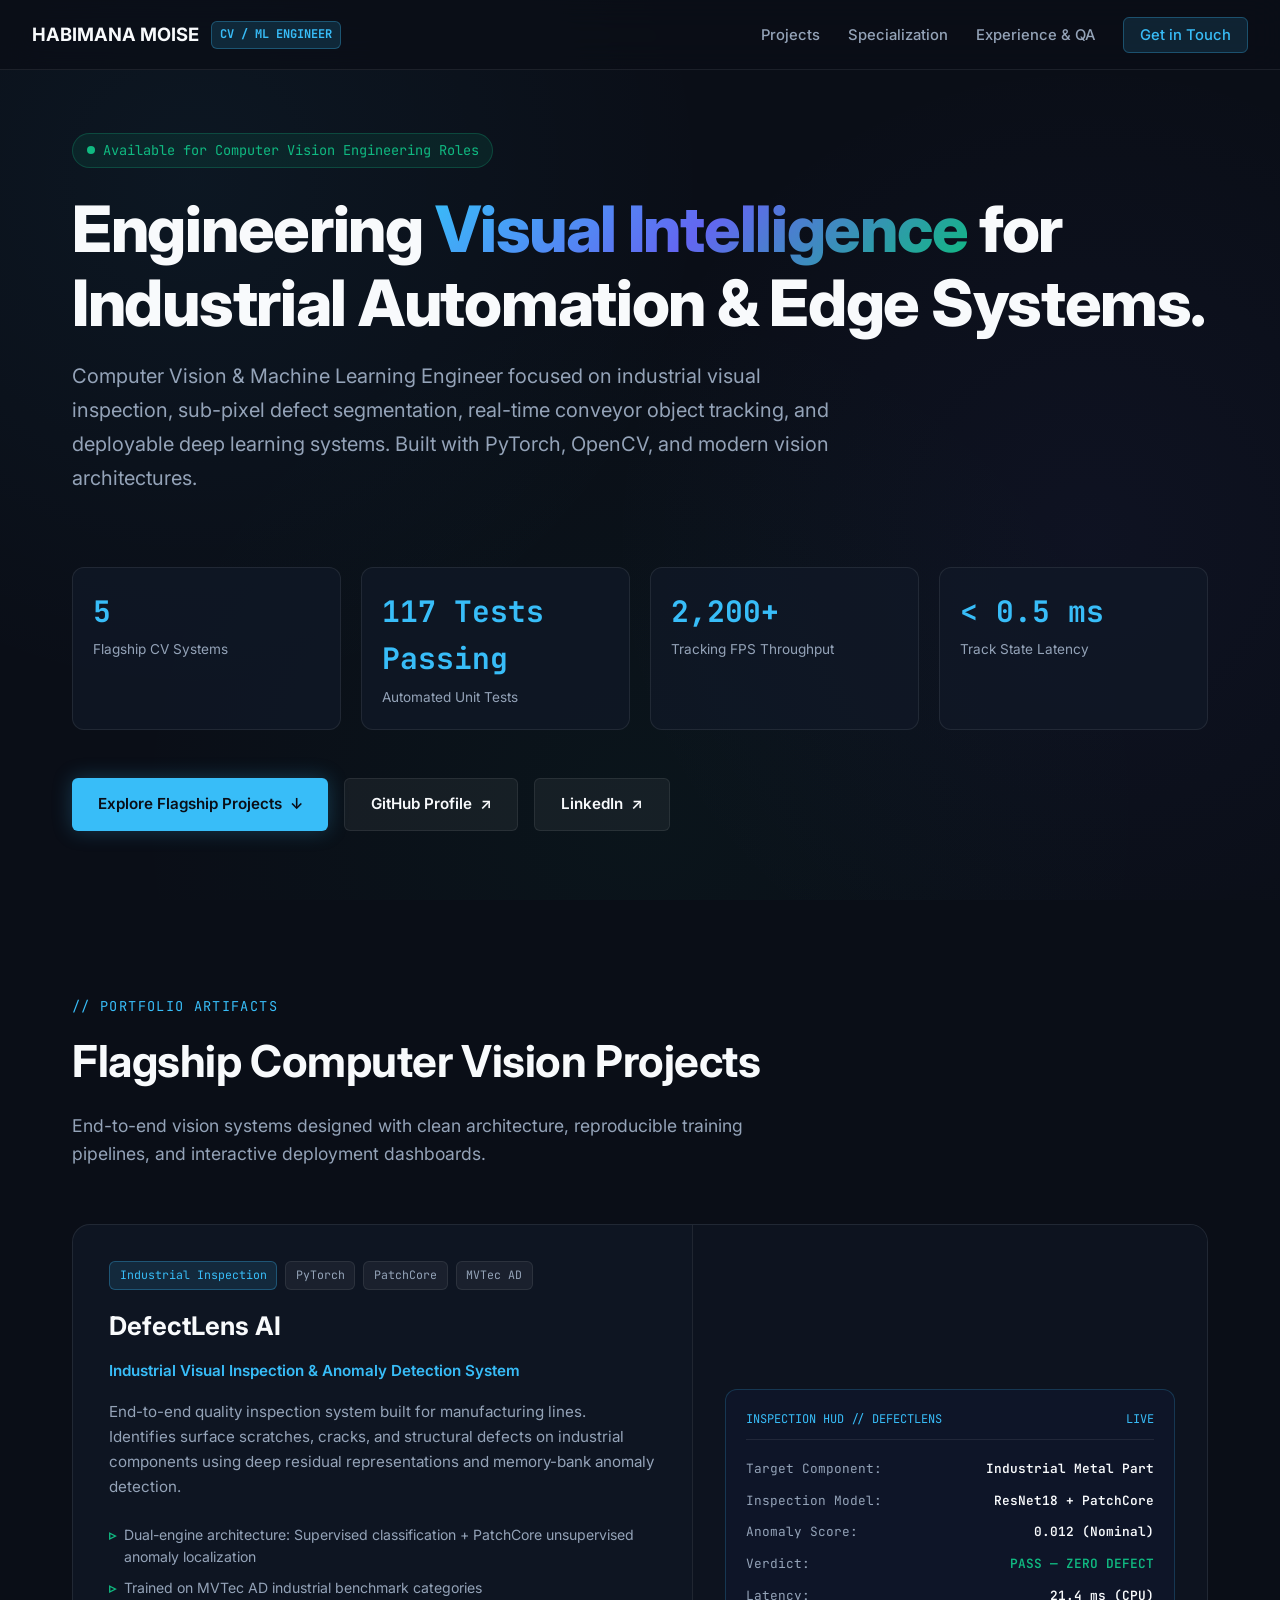
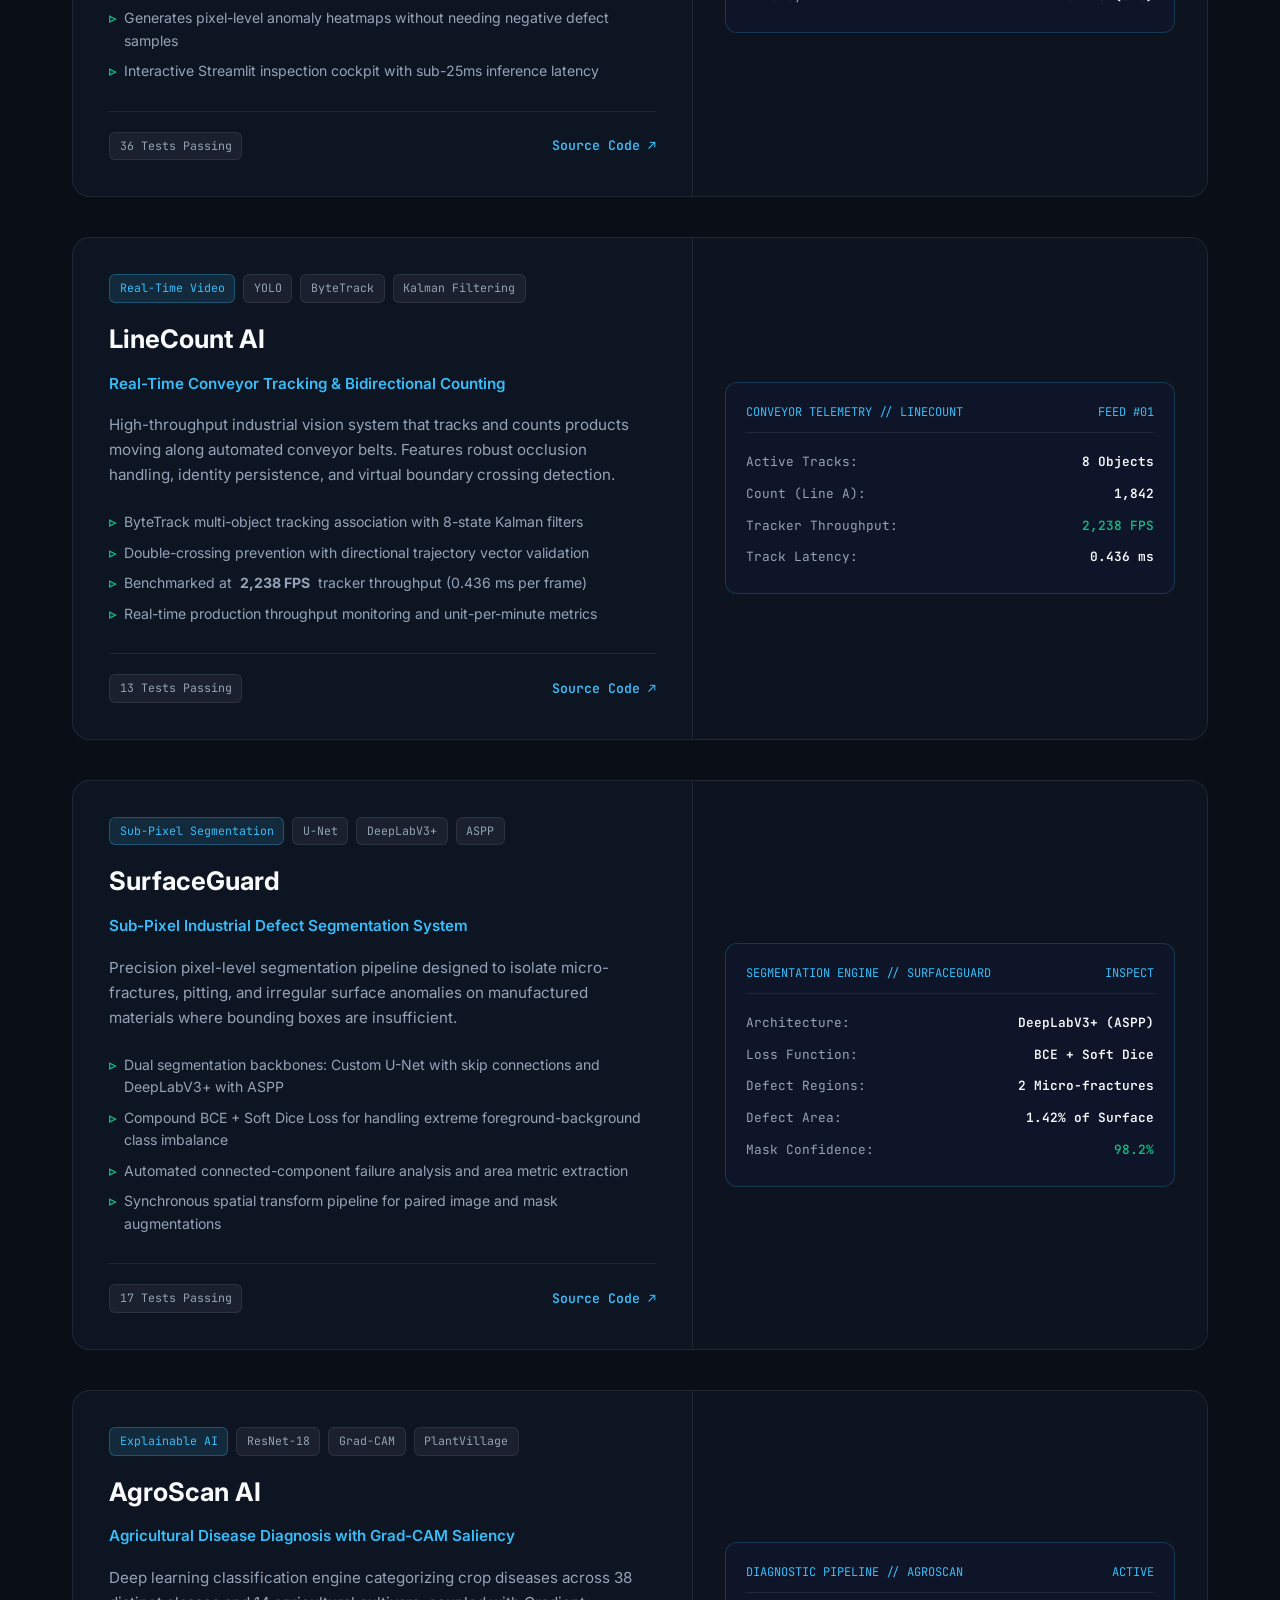
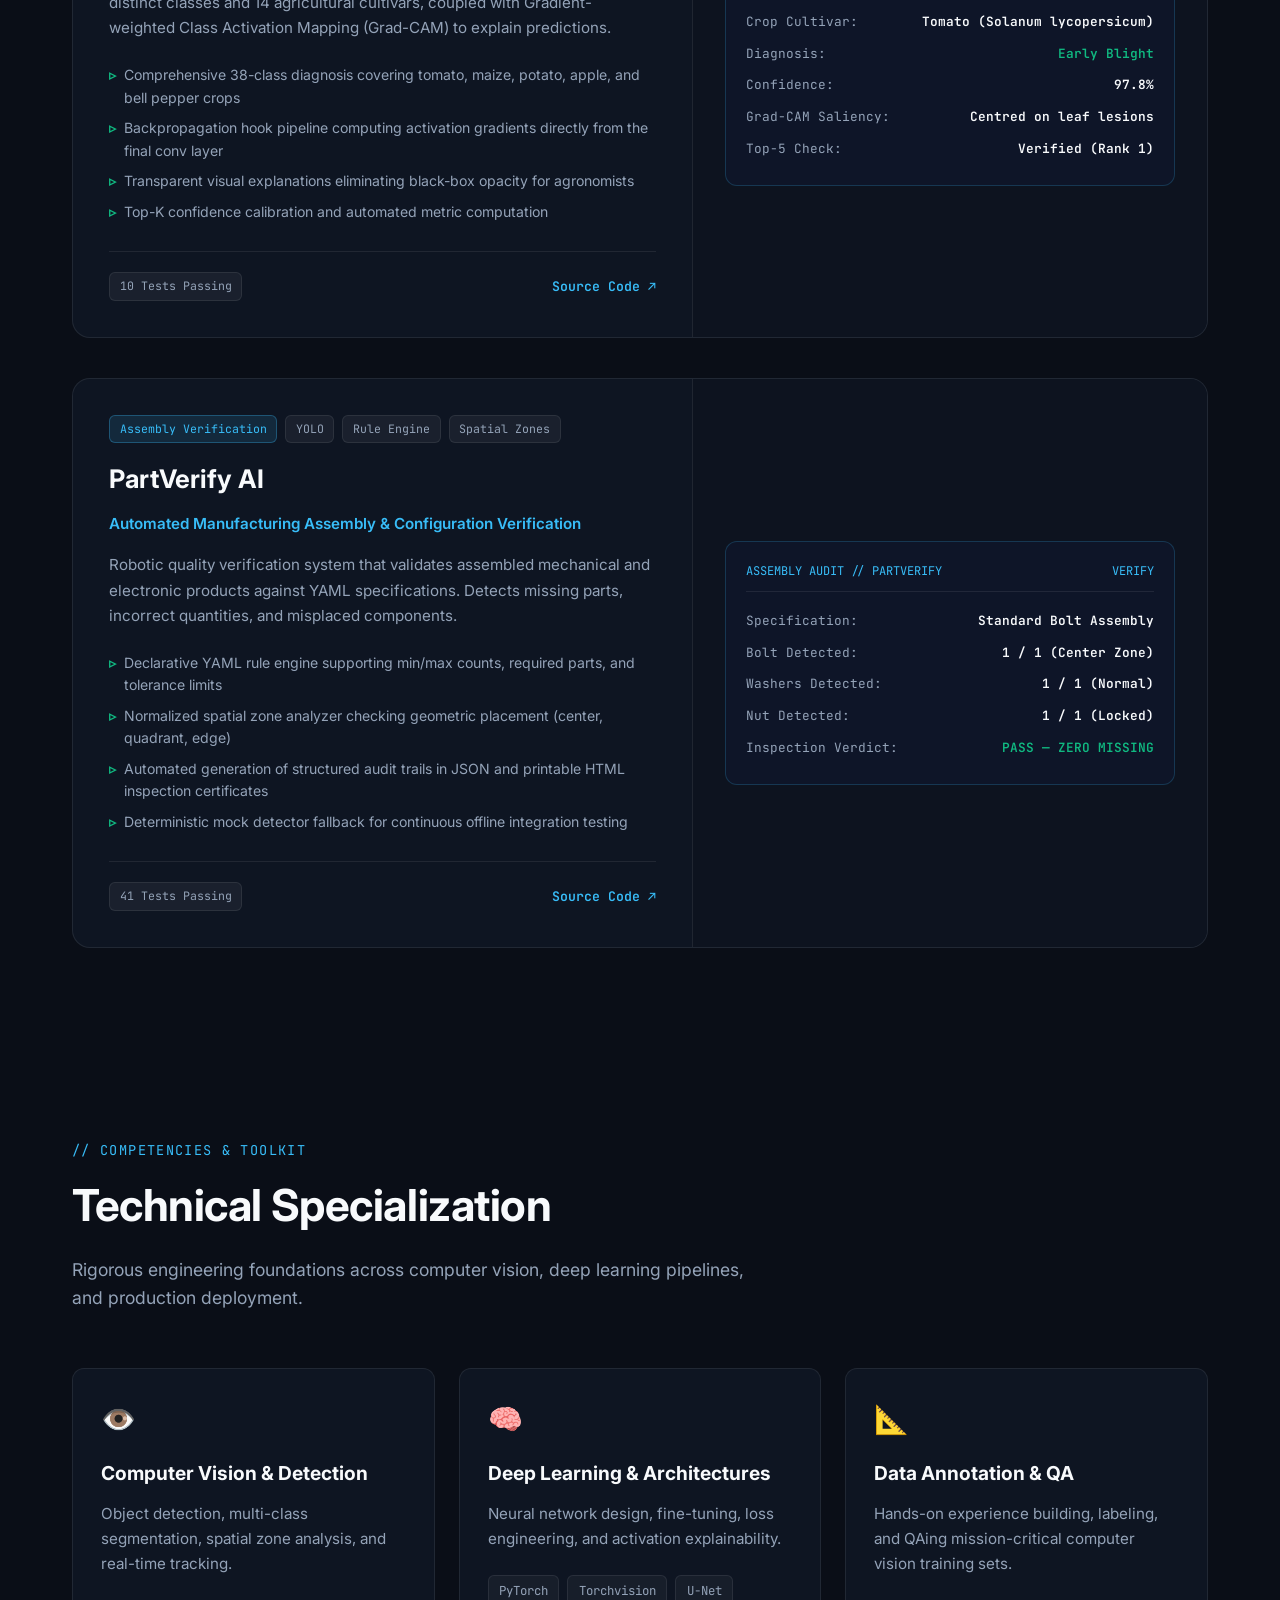
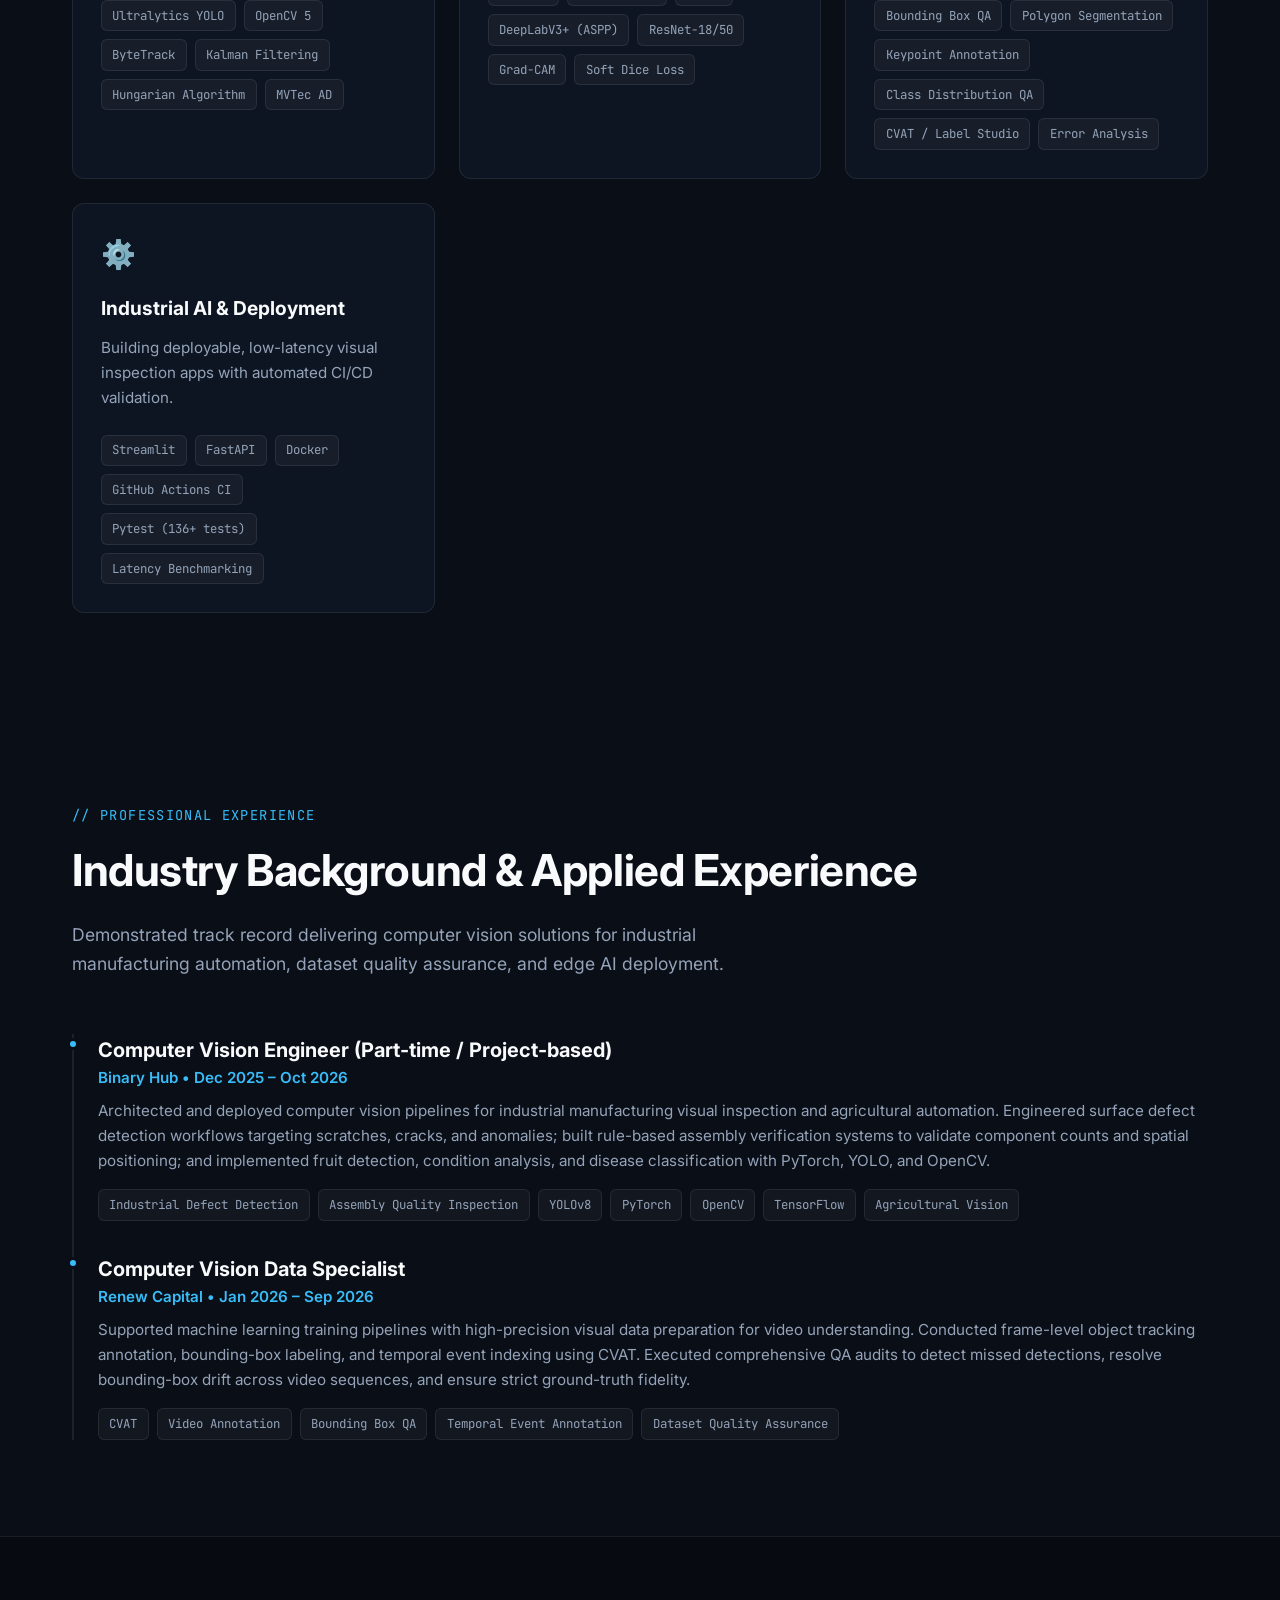
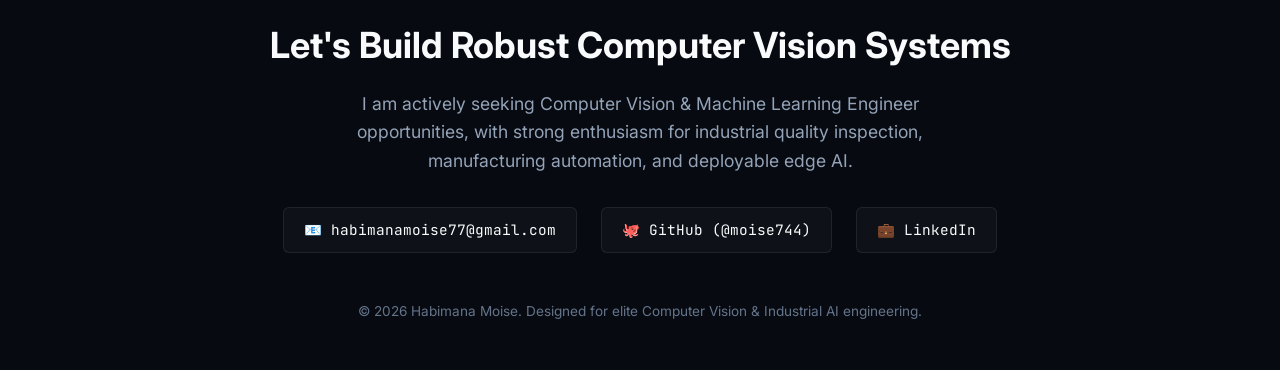
<file: index.html>
<!DOCTYPE html>
<html lang="en">
<head>
  <meta charset="UTF-8">
  <meta name="viewport" content="width=device-width, initial-scale=1.0">
  <title>Habimana Moise — Computer Vision & Machine Learning Engineer</title>
  <meta name="description" content="Portfolio of Habimana Moise, Computer Vision & Machine Learning Engineer specializing in industrial visual inspection, defect detection, segmentation, and real-time tracking.">
  <link rel="preconnect" href="https://fonts.googleapis.com">
  <link rel="preconnect" href="https://fonts.gstatic.com" crossorigin>
  <link href="https://fonts.googleapis.com/css2?family=Inter:wght@300;400;500;600;700;800&family=JetBrains+Mono:wght@400;500;600;700&display=swap" rel="stylesheet">
  <link rel="stylesheet" href="assets/css/style.css">
</head>
<body>

  <!-- Navigation -->
  <nav class="navbar">
    <div class="nav-brand">
      <span>HABIMANA MOISE</span>
      <span class="brand-badge">CV / ML ENGINEER</span>
    </div>
    <ul class="nav-links">
      <li><a href="#projects">Projects</a></li>
      <li><a href="#specialization">Specialization</a></li>
      <li><a href="#experience">Experience & QA</a></li>
      <li><a href="#contact" class="nav-cta">Get in Touch</a></li>
    </ul>
  </nav>

  <!-- Hero Section -->
  <header class="hero">
    <div class="hero-tagline">
      <span class="status-dot"></span>
      <span>Available for Computer Vision Engineering Roles</span>
    </div>
    <h1>
      Engineering <span class="gradient-text">Visual Intelligence</span> for Industrial Automation & Edge Systems.
    </h1>
    <p class="hero-subtitle">
      Computer Vision & Machine Learning Engineer focused on industrial visual inspection, sub-pixel defect segmentation, real-time conveyor object tracking, and deployable deep learning systems. Built with PyTorch, OpenCV, and modern vision architectures.
    </p>

    <!-- Metrics Bar -->
    <div class="hero-metrics">
      <div class="metric-card">
        <div class="metric-value">5</div>
        <div class="metric-label">Flagship CV Systems</div>
      </div>
      <div class="metric-card">
        <div class="metric-value" id="total-tests-passed">136</div>
        <div class="metric-label">Automated Unit Tests</div>
      </div>
      <div class="metric-card">
        <div class="metric-value">2,200+</div>
        <div class="metric-label">Tracking FPS Throughput</div>
      </div>
      <div class="metric-card">
        <div class="metric-value">&lt; 0.5 ms</div>
        <div class="metric-label">Track State Latency</div>
      </div>
    </div>

    <div class="hero-actions">
      <a href="#projects" class="btn-primary">
        Explore Flagship Projects <span>↓</span>
      </a>
      <a href="https://github.com/moise744" target="_blank" rel="noopener noreferrer" class="btn-secondary">
        GitHub Profile <span>↗</span>
      </a>
      <a href="https://www.linkedin.com/in/habimana-moise-0a60bb3b6/" target="_blank" rel="noopener noreferrer" class="btn-secondary">
        LinkedIn <span>↗</span>
      </a>
    </div>
  </header>

  <!-- Featured Projects -->
  <section id="projects" class="section">
    <div class="section-header">
      <div class="section-tag">// PORTFOLIO ARTIFACTS</div>
      <h2 class="section-title">Flagship Computer Vision Projects</h2>
      <p class="section-desc">
        End-to-end vision systems designed with clean architecture, reproducible training pipelines, and interactive deployment dashboards.
      </p>
    </div>

    <div class="projects-grid">

      <!-- PROJECT 1: DEFECTLENS AI -->
      <article class="project-card">
        <div class="project-content">
          <div>
            <div class="project-badge-row">
              <span class="badge primary">Industrial Inspection</span>
              <span class="badge">PyTorch</span>
              <span class="badge">PatchCore</span>
              <span class="badge">MVTec AD</span>
            </div>
            <h3 class="project-title">DefectLens AI</h3>
            <p class="project-tagline">Industrial Visual Inspection & Anomaly Detection System</p>
            <p class="project-desc">
              End-to-end quality inspection system built for manufacturing lines. Identifies surface scratches, cracks, and structural defects on industrial components using deep residual representations and memory-bank anomaly detection.
            </p>
            <ul class="project-highlights">
              <li>Dual-engine architecture: Supervised classification + PatchCore unsupervised anomaly localization</li>
              <li>Trained on MVTec AD industrial benchmark categories</li>
              <li>Generates pixel-level anomaly heatmaps without needing negative defect samples</li>
              <li>Interactive Streamlit inspection cockpit with sub-25ms inference latency</li>
            </ul>
          </div>
          <div class="project-footer">
            <span class="badge">36 Tests Passing</span>
            <div class="project-links">
              <a href="https://github.com/moise744/defectlens-ai" class="project-link" target="_blank" rel="noopener noreferrer">Source Code ↗</a>
            </div>
          </div>
        </div>
        <div class="project-preview">
          <div class="hud-panel">
            <div class="hud-header">
              <span>INSPECTION HUD // DEFECTLENS</span>
              <span>LIVE</span>
            </div>
            <div class="hud-row"><span>Target Component:</span><span>Industrial Metal Part</span></div>
            <div class="hud-row"><span>Inspection Model:</span><span>ResNet18 + PatchCore</span></div>
            <div class="hud-row"><span>Anomaly Score:</span><span>0.012 (Nominal)</span></div>
            <div class="hud-row"><span>Verdict:</span><span class="hud-tag-pass">PASS — ZERO DEFECT</span></div>
            <div class="hud-row"><span>Latency:</span><span>21.4 ms (CPU)</span></div>
          </div>
        </div>
      </article>

      <!-- PROJECT 2: LINECOUNT AI -->
      <article class="project-card">
        <div class="project-content">
          <div>
            <div class="project-badge-row">
              <span class="badge primary">Real-Time Video</span>
              <span class="badge">YOLO</span>
              <span class="badge">ByteTrack</span>
              <span class="badge">Kalman Filtering</span>
            </div>
            <h3 class="project-title">LineCount AI</h3>
            <p class="project-tagline">Real-Time Conveyor Tracking & Bidirectional Counting</p>
            <p class="project-desc">
              High-throughput industrial vision system that tracks and counts products moving along automated conveyor belts. Features robust occlusion handling, identity persistence, and virtual boundary crossing detection.
            </p>
            <ul class="project-highlights">
              <li>ByteTrack multi-object tracking association with 8-state Kalman filters</li>
              <li>Double-crossing prevention with directional trajectory vector validation</li>
              <li>Benchmarked at <strong>2,238 FPS</strong> tracker throughput (0.436 ms per frame)</li>
              <li>Real-time production throughput monitoring and unit-per-minute metrics</li>
            </ul>
          </div>
          <div class="project-footer">
            <span class="badge">13 Tests Passing</span>
            <div class="project-links">
              <a href="https://github.com/moise744/linecount-ai" class="project-link" target="_blank" rel="noopener noreferrer">Source Code ↗</a>
            </div>
          </div>
        </div>
        <div class="project-preview">
          <div class="hud-panel">
            <div class="hud-header">
              <span>CONVEYOR TELEMETRY // LINECOUNT</span>
              <span>FEED #01</span>
            </div>
            <div class="hud-row"><span>Active Tracks:</span><span>8 Objects</span></div>
            <div class="hud-row"><span>Count (Line A):</span><span id="live-conveyor-count">1,842</span></div>
            <div class="hud-row"><span>Tracker Throughput:</span><span class="hud-tag-pass">2,238 FPS</span></div>
            <div class="hud-row"><span>Track Latency:</span><span>0.436 ms</span></div>
          </div>
        </div>
      </article>

      <!-- PROJECT 3: SURFACEGUARD -->
      <article class="project-card">
        <div class="project-content">
          <div>
            <div class="project-badge-row">
              <span class="badge primary">Sub-Pixel Segmentation</span>
              <span class="badge">U-Net</span>
              <span class="badge">DeepLabV3+</span>
              <span class="badge">ASPP</span>
            </div>
            <h3 class="project-title">SurfaceGuard</h3>
            <p class="project-tagline">Sub-Pixel Industrial Defect Segmentation System</p>
            <p class="project-desc">
              Precision pixel-level segmentation pipeline designed to isolate micro-fractures, pitting, and irregular surface anomalies on manufactured materials where bounding boxes are insufficient.
            </p>
            <ul class="project-highlights">
              <li>Dual segmentation backbones: Custom U-Net with skip connections and DeepLabV3+ with ASPP</li>
              <li>Compound BCE + Soft Dice Loss for handling extreme foreground-background class imbalance</li>
              <li>Automated connected-component failure analysis and area metric extraction</li>
              <li>Synchronous spatial transform pipeline for paired image and mask augmentations</li>
            </ul>
          </div>
          <div class="project-footer">
            <span class="badge">17 Tests Passing</span>
            <div class="project-links">
              <a href="https://github.com/moise744/surfaceguard" class="project-link" target="_blank" rel="noopener noreferrer">Source Code ↗</a>
            </div>
          </div>
        </div>
        <div class="project-preview">
          <div class="hud-panel">
            <div class="hud-header">
              <span>SEGMENTATION ENGINE // SURFACEGUARD</span>
              <span>INSPECT</span>
            </div>
            <div class="hud-row"><span>Architecture:</span><span>DeepLabV3+ (ASPP)</span></div>
            <div class="hud-row"><span>Loss Function:</span><span>BCE + Soft Dice</span></div>
            <div class="hud-row"><span>Defect Regions:</span><span>2 Micro-fractures</span></div>
            <div class="hud-row"><span>Defect Area:</span><span>1.42% of Surface</span></div>
            <div class="hud-row"><span>Mask Confidence:</span><span class="hud-tag-pass">98.2%</span></div>
          </div>
        </div>
      </article>

      <!-- PROJECT 4: AGROSCAN AI -->
      <article class="project-card">
        <div class="project-content">
          <div>
            <div class="project-badge-row">
              <span class="badge primary">Explainable AI</span>
              <span class="badge">ResNet-18</span>
              <span class="badge">Grad-CAM</span>
              <span class="badge">PlantVillage</span>
            </div>
            <h3 class="project-title">AgroScan AI</h3>
            <p class="project-tagline">Agricultural Disease Diagnosis with Grad-CAM Saliency</p>
            <p class="project-desc">
              Deep learning classification engine categorizing crop diseases across 38 distinct classes and 14 agricultural cultivars, coupled with Gradient-weighted Class Activation Mapping (Grad-CAM) to explain predictions.
            </p>
            <ul class="project-highlights">
              <li>Comprehensive 38-class diagnosis covering tomato, maize, potato, apple, and bell pepper crops</li>
              <li>Backpropagation hook pipeline computing activation gradients directly from the final conv layer</li>
              <li>Transparent visual explanations eliminating black-box opacity for agronomists</li>
              <li>Top-K confidence calibration and automated metric computation</li>
            </ul>
          </div>
          <div class="project-footer">
            <span class="badge">10 Tests Passing</span>
            <div class="project-links">
              <a href="https://github.com/moise744/agroscan-ai" class="project-link" target="_blank" rel="noopener noreferrer">Source Code ↗</a>
            </div>
          </div>
        </div>
        <div class="project-preview">
          <div class="hud-panel">
            <div class="hud-header">
              <span>DIAGNOSTIC PIPELINE // AGROSCAN</span>
              <span>ACTIVE</span>
            </div>
            <div class="hud-row"><span>Crop Cultivar:</span><span>Tomato (Solanum lycopersicum)</span></div>
            <div class="hud-row"><span>Diagnosis:</span><span class="hud-tag-pass">Early Blight</span></div>
            <div class="hud-row"><span>Confidence:</span><span>97.8%</span></div>
            <div class="hud-row"><span>Grad-CAM Saliency:</span><span>Centred on leaf lesions</span></div>
            <div class="hud-row"><span>Top-5 Check:</span><span>Verified (Rank 1)</span></div>
          </div>
        </div>
      </article>

      <!-- PROJECT 5: PARTVERIFY AI -->
      <article class="project-card">
        <div class="project-content">
          <div>
            <div class="project-badge-row">
              <span class="badge primary">Assembly Verification</span>
              <span class="badge">YOLO</span>
              <span class="badge">Rule Engine</span>
              <span class="badge">Spatial Zones</span>
            </div>
            <h3 class="project-title">PartVerify AI</h3>
            <p class="project-tagline">Automated Manufacturing Assembly & Configuration Verification</p>
            <p class="project-desc">
              Robotic quality verification system that validates assembled mechanical and electronic products against YAML specifications. Detects missing parts, incorrect quantities, and misplaced components.
            </p>
            <ul class="project-highlights">
              <li>Declarative YAML rule engine supporting min/max counts, required parts, and tolerance limits</li>
              <li>Normalized spatial zone analyzer checking geometric placement (center, quadrant, edge)</li>
              <li>Automated generation of structured audit trails in JSON and printable HTML inspection certificates</li>
              <li>Deterministic mock detector fallback for continuous offline integration testing</li>
            </ul>
          </div>
          <div class="project-footer">
            <span class="badge">41 Tests Passing</span>
            <div class="project-links">
              <a href="https://github.com/moise744/partverify-ai" class="project-link" target="_blank" rel="noopener noreferrer">Source Code ↗</a>
            </div>
          </div>
        </div>
        <div class="project-preview">
          <div class="hud-panel">
            <div class="hud-header">
              <span>ASSEMBLY AUDIT // PARTVERIFY</span>
              <span>VERIFY</span>
            </div>
            <div class="hud-row"><span>Specification:</span><span>Standard Bolt Assembly</span></div>
            <div class="hud-row"><span>Bolt Detected:</span><span>1 / 1 (Center Zone)</span></div>
            <div class="hud-row"><span>Washers Detected:</span><span>1 / 1 (Normal)</span></div>
            <div class="hud-row"><span>Nut Detected:</span><span>1 / 1 (Locked)</span></div>
            <div class="hud-row"><span>Inspection Verdict:</span><span class="hud-tag-pass">PASS — ZERO MISSING</span></div>
          </div>
        </div>
      </article>

    </div>
  </section>

  <!-- Technical Specialization -->
  <section id="specialization" class="section">
    <div class="section-header">
      <div class="section-tag">// COMPETENCIES & TOOLKIT</div>
      <h2 class="section-title">Technical Specialization</h2>
      <p class="section-desc">
        Rigorous engineering foundations across computer vision, deep learning pipelines, and production deployment.
      </p>
    </div>

    <div class="skills-grid">
      <div class="skill-card">
        <div class="skill-icon">👁️</div>
        <h3>Computer Vision & Detection</h3>
        <p class="project-desc">Object detection, multi-class segmentation, spatial zone analysis, and real-time tracking.</p>
        <div class="skill-list">
          <span class="skill-tag">Ultralytics YOLO</span>
          <span class="skill-tag">OpenCV 5</span>
          <span class="skill-tag">ByteTrack</span>
          <span class="skill-tag">Kalman Filtering</span>
          <span class="skill-tag">Hungarian Algorithm</span>
          <span class="skill-tag">MVTec AD</span>
        </div>
      </div>

      <div class="skill-card">
        <div class="skill-icon">🧠</div>
        <h3>Deep Learning & Architectures</h3>
        <p class="project-desc">Neural network design, fine-tuning, loss engineering, and activation explainability.</p>
        <div class="skill-list">
          <span class="skill-tag">PyTorch</span>
          <span class="skill-tag">Torchvision</span>
          <span class="skill-tag">U-Net</span>
          <span class="skill-tag">DeepLabV3+ (ASPP)</span>
          <span class="skill-tag">ResNet-18/50</span>
          <span class="skill-tag">Grad-CAM</span>
          <span class="skill-tag">Soft Dice Loss</span>
        </div>
      </div>

      <div class="skill-card">
        <div class="skill-icon">📐</div>
        <h3>Data Annotation & QA</h3>
        <p class="project-desc">Hands-on experience building, labeling, and QAing mission-critical computer vision training sets.</p>
        <div class="skill-list">
          <span class="skill-tag">Bounding Box QA</span>
          <span class="skill-tag">Polygon Segmentation</span>
          <span class="skill-tag">Keypoint Annotation</span>
          <span class="skill-tag">Class Distribution QA</span>
          <span class="skill-tag">CVAT / Label Studio</span>
          <span class="skill-tag">Error Analysis</span>
        </div>
      </div>

      <div class="skill-card">
        <div class="skill-icon">⚙️</div>
        <h3>Industrial AI & Deployment</h3>
        <p class="project-desc">Building deployable, low-latency visual inspection apps with automated CI/CD validation.</p>
        <div class="skill-list">
          <span class="skill-tag">Streamlit</span>
          <span class="skill-tag">FastAPI</span>
          <span class="skill-tag">Docker</span>
          <span class="skill-tag">GitHub Actions CI</span>
          <span class="skill-tag">Pytest (136+ tests)</span>
          <span class="skill-tag">Latency Benchmarking</span>
        </div>
      </div>
    </div>
  </section>

  <!-- Industry Experience & Annotation QA -->
  <section id="experience" class="section">
    <div class="section-header">
      <div class="section-tag">// PROFESSIONAL EXPERIENCE</div>
      <h2 class="section-title">Industry Background & Applied Experience</h2>
      <p class="section-desc">
        Demonstrated track record delivering computer vision solutions for industrial manufacturing automation, dataset quality assurance, and edge AI deployment.
      </p>
    </div>

    <div class="timeline">
      <div class="timeline-item">
        <div class="timeline-dot"></div>
        <div class="timeline-role">Computer Vision Engineer (Part-time / Project-based)</div>
        <div class="timeline-company">Binary Hub • Dec 2025 – Oct 2026</div>
        <div class="timeline-desc">
          Architected and deployed computer vision pipelines for industrial manufacturing visual inspection and agricultural automation. Engineered surface defect detection workflows targeting scratches, cracks, and anomalies; built rule-based assembly verification systems to validate component counts and spatial positioning; and implemented fruit detection, condition analysis, and disease classification with PyTorch, YOLO, and OpenCV.
        </div>
        <div class="skill-list">
          <span class="skill-tag">Industrial Defect Detection</span>
          <span class="skill-tag">Assembly Quality Inspection</span>
          <span class="skill-tag">YOLOv8</span>
          <span class="skill-tag">PyTorch</span>
          <span class="skill-tag">OpenCV</span>
          <span class="skill-tag">TensorFlow</span>
          <span class="skill-tag">Agricultural Vision</span>
        </div>
      </div>

      <div class="timeline-item">
        <div class="timeline-dot"></div>
        <div class="timeline-role">Computer Vision Data Specialist</div>
        <div class="timeline-company">Renew Capital • Jan 2026 – Sep 2026</div>
        <div class="timeline-desc">
          Supported machine learning training pipelines with high-precision visual data preparation for video understanding. Conducted frame-level object tracking annotation, bounding-box labeling, and temporal event indexing using CVAT. Executed comprehensive QA audits to detect missed detections, resolve bounding-box drift across video sequences, and ensure strict ground-truth fidelity.
        </div>
        <div class="skill-list">
          <span class="skill-tag">CVAT</span>
          <span class="skill-tag">Video Annotation</span>
          <span class="skill-tag">Bounding Box QA</span>
          <span class="skill-tag">Temporal Event Annotation</span>
          <span class="skill-tag">Dataset Quality Assurance</span>
        </div>
      </div>
    </div>
  </section>

  <!-- Footer / Contact -->
  <footer id="contact" class="footer">
    <div class="footer-container">
      <h2>Let's Build Robust Computer Vision Systems</h2>
      <p>
        I am actively seeking Computer Vision & Machine Learning Engineer opportunities, with strong enthusiasm for industrial quality inspection, manufacturing automation, and deployable edge AI.
      </p>
      <div class="footer-socials">
        <a href="mailto:habimanamoise77@gmail.com" class="footer-social-link">
          📧 habimanamoise77@gmail.com
        </a>
        <a href="https://github.com/moise744" target="_blank" rel="noopener noreferrer" class="footer-social-link">
          🐙 GitHub (@moise744)
        </a>
        <a href="https://www.linkedin.com/in/habimana-moise-0a60bb3b6/" target="_blank" rel="noopener noreferrer" class="footer-social-link">
          💼 LinkedIn
        </a>
      </div>
      <div class="footer-copy">
        © 2026 Habimana Moise. Designed for elite Computer Vision & Industrial AI engineering.
      </div>
    </div>
  </footer>

  <script src="assets/js/main.js"></script>
</body>
</html>
</file>
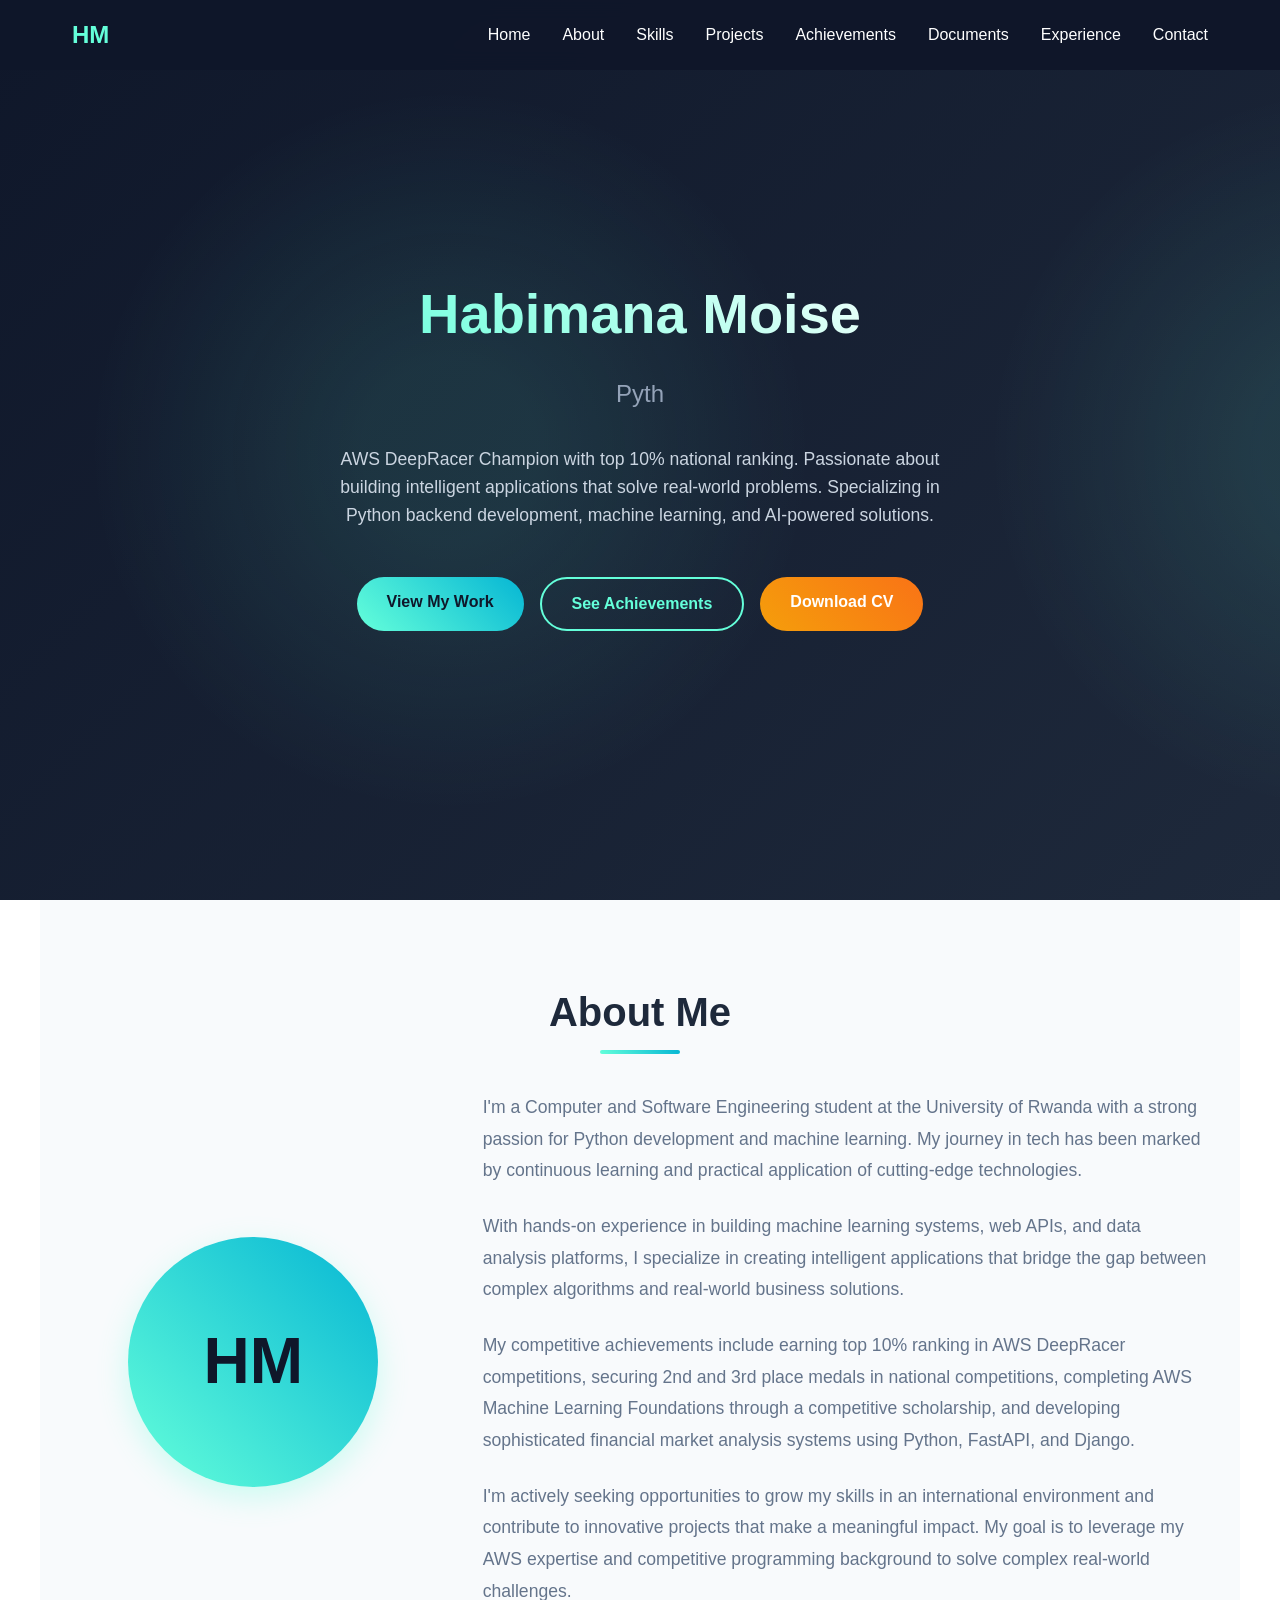
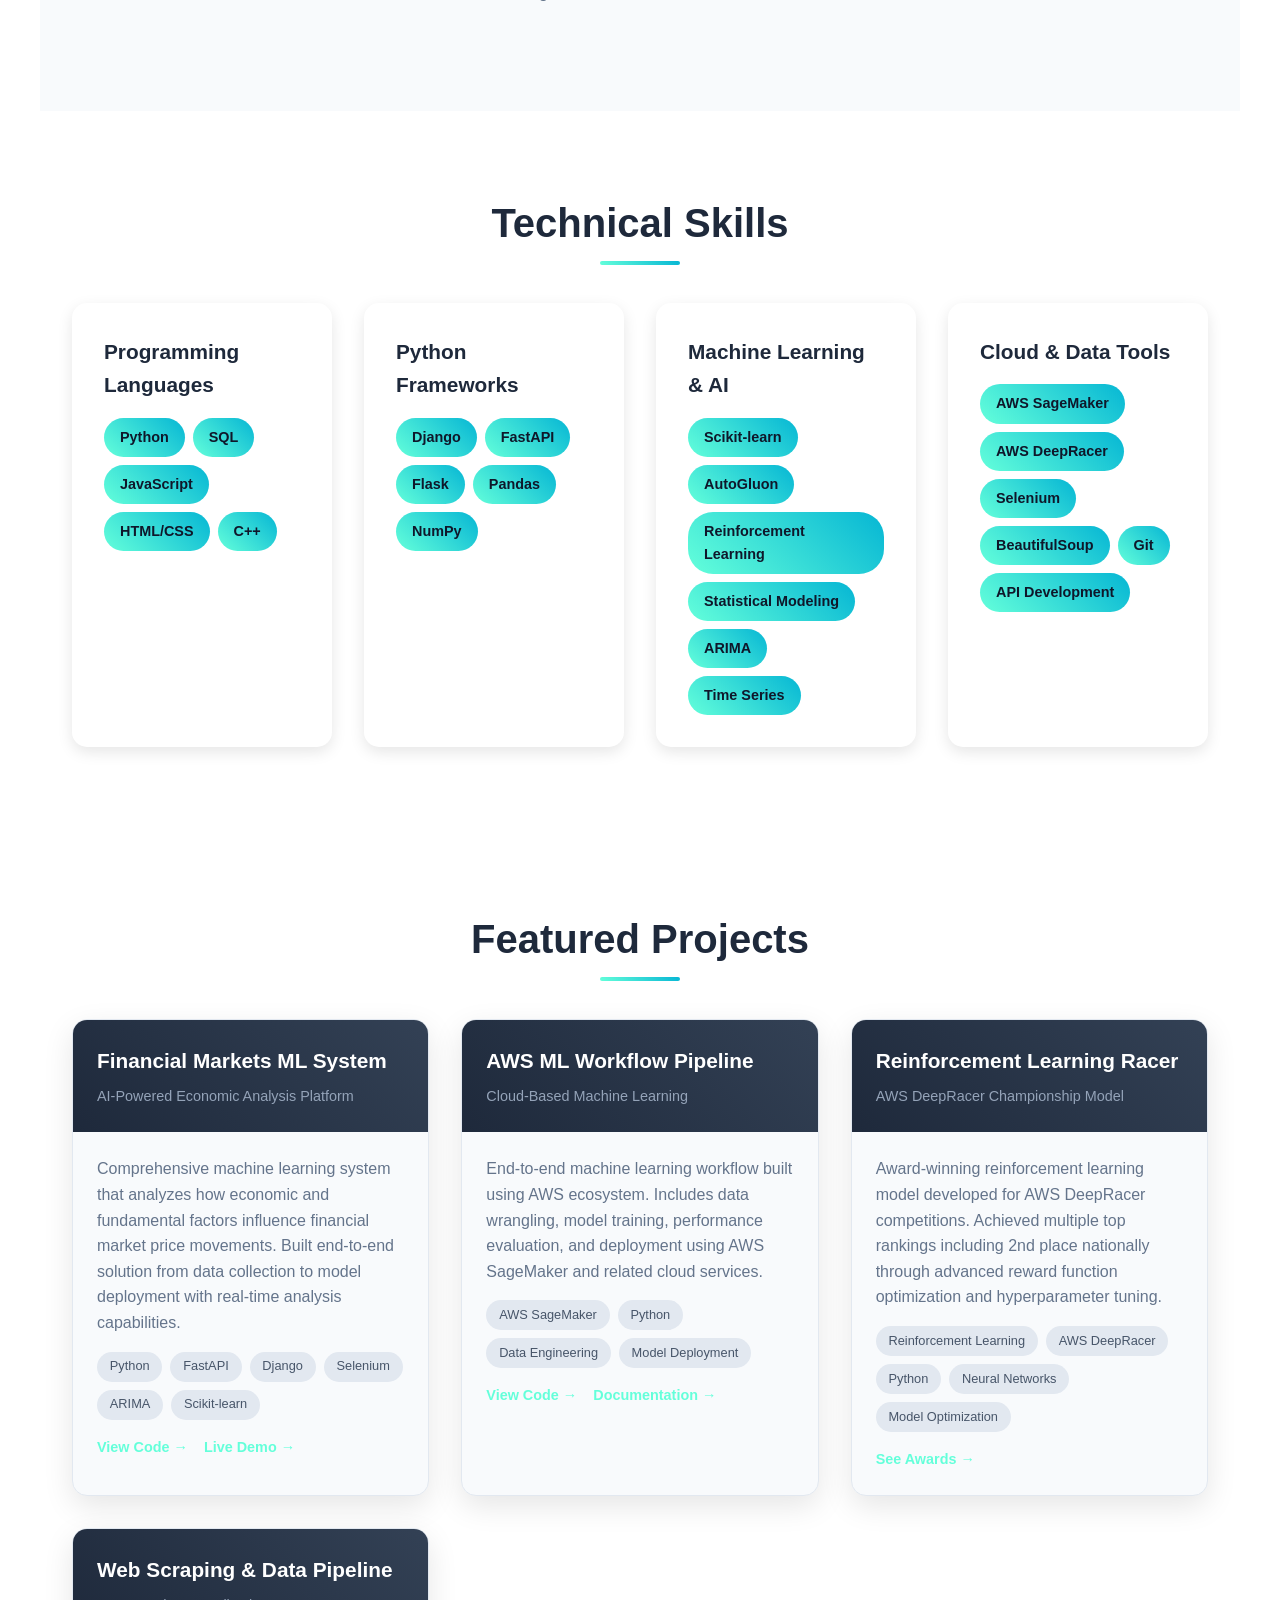
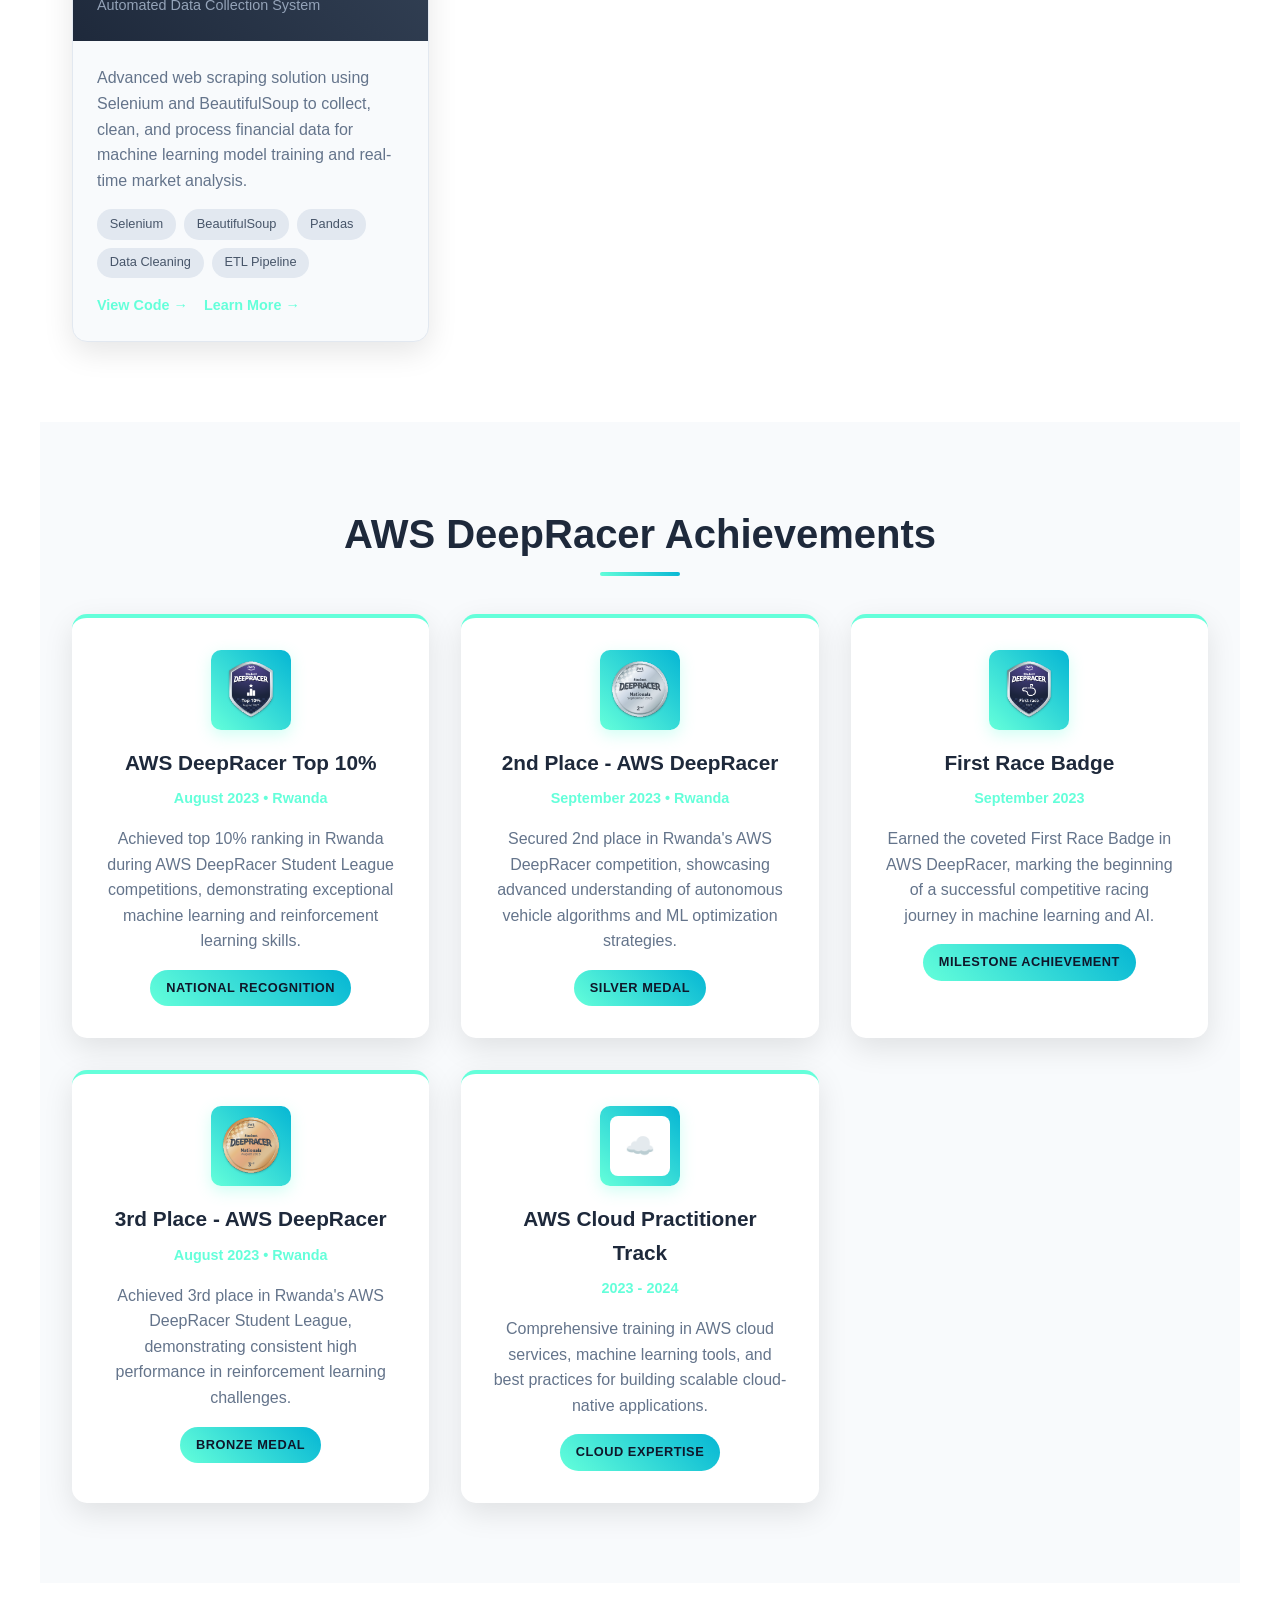
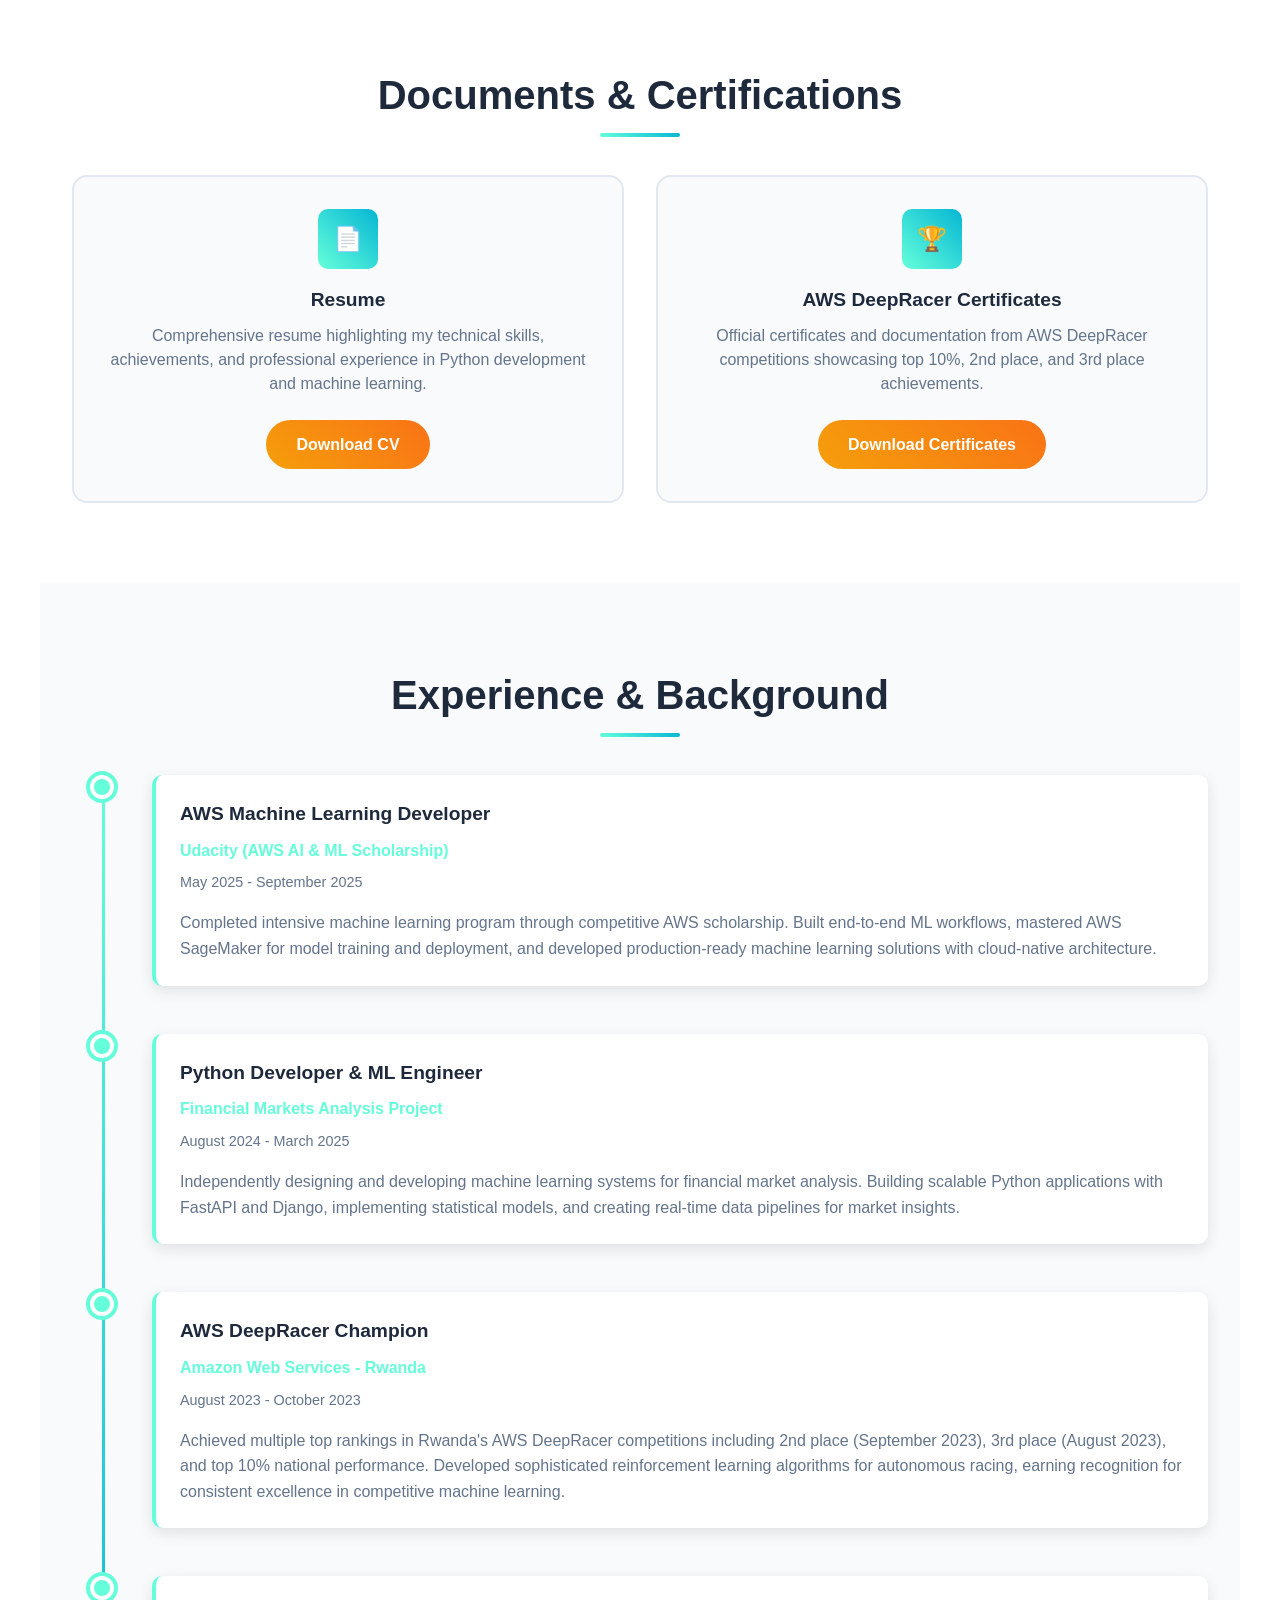
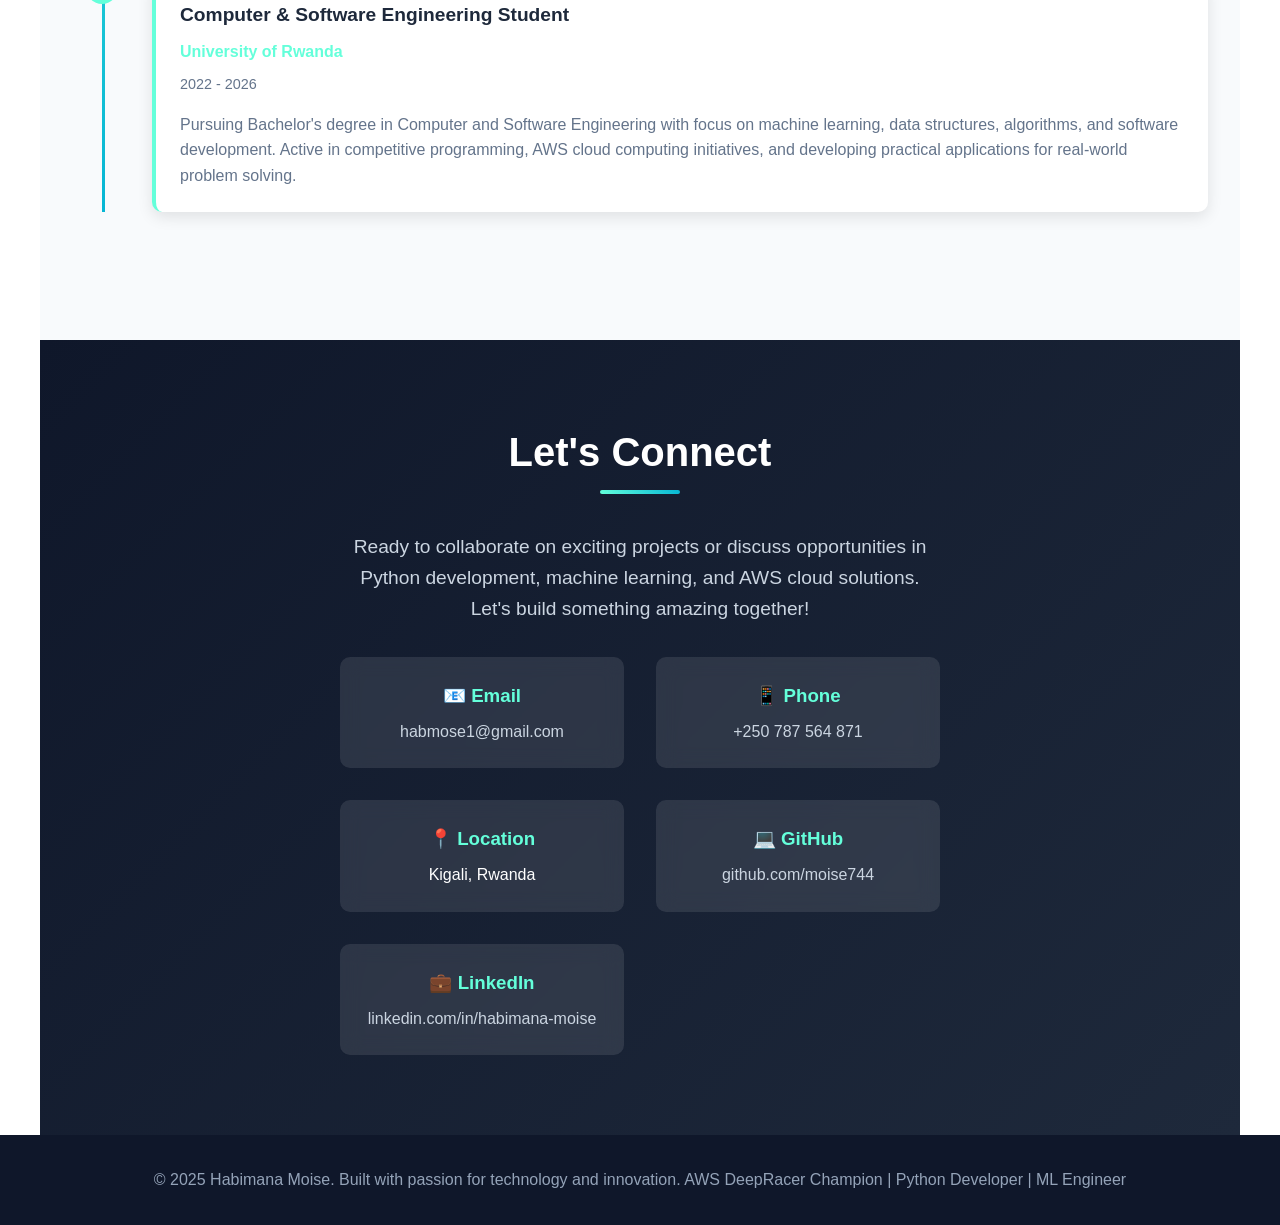
<file: portifolio.html>
<!DOCTYPE html>
<html lang="en">
<head>
    <meta charset="UTF-8">
    <meta name="viewport" content="width=device-width, initial-scale=1.0">
    <title>Habimana Moise - Python Developer & ML Engineer</title>
    <style>
        * {
            margin: 0;
            padding: 0;
            box-sizing: border-box;
        }

        body {
            font-family: 'Segoe UI', Tahoma, Geneva, Verdana, sans-serif;
            line-height: 1.6;
            color: #333;
            overflow-x: hidden;
        }

        /* Navigation */
        .navbar {
            position: fixed;
            top: 0;
            width: 100%;
            background: rgba(15, 23, 42, 0.95);
            backdrop-filter: blur(10px);
            z-index: 1000;
            padding: 1rem 0;
            transition: all 0.3s ease;
        }

        .nav-container {
            max-width: 1200px;
            margin: 0 auto;
            display: flex;
            justify-content: space-between;
            align-items: center;
            padding: 0 2rem;
        }

        .logo {
            font-size: 1.5rem;
            font-weight: bold;
            color: #64ffda;
        }

        .nav-links {
            display: flex;
            list-style: none;
            gap: 2rem;
        }

        .nav-links a {
            color: #fff;
            text-decoration: none;
            transition: color 0.3s ease;
            font-weight: 500;
        }

        .nav-links a:hover {
            color: #64ffda;
        }

        .mobile-menu-btn {
            display: none;
            background: none;
            border: none;
            color: #64ffda;
            font-size: 1.5rem;
            cursor: pointer;
        }

        /* Hero Section */
        .hero {
            min-height: 100vh;
            background: linear-gradient(135deg, #0f172a 0%, #1e293b 100%);
            display: flex;
            align-items: center;
            justify-content: center;
            text-align: center;
            color: white;
            position: relative;
            overflow: hidden;
        }

        .hero::before {
            content: '';
            position: absolute;
            top: 0;
            left: 0;
            right: 0;
            bottom: 0;
            background: url('data:image/svg+xml,<svg xmlns="http://www.w3.org/2000/svg" viewBox="0 0 1000 1000"><defs><radialGradient id="g"><stop offset="20%" stop-color="%2364ffda" stop-opacity="0.1"/><stop offset="80%" stop-color="%2364ffda" stop-opacity="0"/></radialGradient></defs><rect width="100%" height="100%" fill="url(%23g)"/></svg>');
            animation: float 6s ease-in-out infinite;
        }

        @keyframes float {
            0%, 100% { transform: translateY(0px) rotate(0deg); }
            50% { transform: translateY(-20px) rotate(2deg); }
        }

        .hero-content {
            position: relative;
            z-index: 2;
            max-width: 800px;
            padding: 0 2rem;
        }

        .hero h1 {
            font-size: 3.5rem;
            margin-bottom: 1rem;
            background: linear-gradient(45deg, #64ffda, #ffffff);
            -webkit-background-clip: text;
            -webkit-text-fill-color: transparent;
            background-clip: text;
        }

        .hero .subtitle {
            font-size: 1.5rem;
            margin-bottom: 2rem;
            color: #94a3b8;
            min-height: 2rem;
        }

        .hero .description {
            font-size: 1.1rem;
            margin-bottom: 3rem;
            color: #cbd5e1;
            max-width: 600px;
            margin-left: auto;
            margin-right: auto;
        }

        .cta-buttons {
            display: flex;
            gap: 1rem;
            justify-content: center;
            flex-wrap: wrap;
        }

        .btn {
            padding: 12px 30px;
            border: none;
            border-radius: 50px;
            font-size: 1rem;
            font-weight: 600;
            text-decoration: none;
            transition: all 0.3s ease;
            cursor: pointer;
            display: inline-block;
        }

        .btn-primary {
            background: linear-gradient(45deg, #64ffda, #06b6d4);
            color: #0f172a;
        }

        .btn-primary:hover {
            transform: translateY(-2px);
            box-shadow: 0 10px 25px rgba(100, 255, 218, 0.3);
        }

        .btn-secondary {
            background: transparent;
            color: #64ffda;
            border: 2px solid #64ffda;
        }

        .btn-secondary:hover {
            background: #64ffda;
            color: #0f172a;
            transform: translateY(-2px);
        }

        .btn-download {
            background: linear-gradient(45deg, #f59e0b, #f97316);
            color: white;
        }

        .btn-download:hover {
            transform: translateY(-2px);
            box-shadow: 0 10px 25px rgba(245, 158, 11, 0.3);
        }

        /* Sections */
        .section {
            padding: 80px 0;
            max-width: 1200px;
            margin: 0 auto;
            padding-left: 2rem;
            padding-right: 2rem;
        }

        .section-title {
            font-size: 2.5rem;
            text-align: center;
            margin-bottom: 3rem;
            color: #1e293b;
            position: relative;
        }

        .section-title::after {
            content: '';
            position: absolute;
            bottom: -10px;
            left: 50%;
            transform: translateX(-50%);
            width: 80px;
            height: 4px;
            background: linear-gradient(45deg, #64ffda, #06b6d4);
            border-radius: 2px;
        }

        /* About Section */
        .about {
            background: #f8fafc;
        }

        .about-content {
            display: grid;
            grid-template-columns: 1fr 2fr;
            gap: 3rem;
            align-items: center;
        }

        .about-image {
            text-align: center;
        }

        .profile-pic {
            width: 250px;
            height: 250px;
            border-radius: 50%;
            background: linear-gradient(45deg, #64ffda, #06b6d4);
            display: flex;
            align-items: center;
            justify-content: center;
            font-size: 4rem;
            color: #0f172a;
            font-weight: bold;
            margin: 0 auto;
            box-shadow: 0 10px 30px rgba(100, 255, 218, 0.3);
        }

        .about-text {
            font-size: 1.1rem;
            color: #64748b;
            line-height: 1.8;
        }

        .about-text p {
            margin-bottom: 1.5rem;
        }

        /* Skills Section */
        .skills-grid {
            display: grid;
            grid-template-columns: repeat(auto-fit, minmax(250px, 1fr));
            gap: 2rem;
            margin-top: 2rem;
        }

        .skill-category {
            background: white;
            padding: 2rem;
            border-radius: 15px;
            box-shadow: 0 5px 15px rgba(0,0,0,0.1);
            transition: transform 0.3s ease;
        }

        .skill-category:hover {
            transform: translateY(-5px);
        }

        .skill-category h3 {
            color: #1e293b;
            margin-bottom: 1rem;
            font-size: 1.3rem;
        }

        .skill-tags {
            display: flex;
            flex-wrap: wrap;
            gap: 0.5rem;
        }

        .skill-tag {
            background: linear-gradient(45deg, #64ffda, #06b6d4);
            color: #0f172a;
            padding: 0.5rem 1rem;
            border-radius: 25px;
            font-size: 0.9rem;
            font-weight: 600;
        }

        /* Achievements Section */
        .achievements {
            background: #f8fafc;
        }

        .achievements-grid {
            display: grid;
            grid-template-columns: repeat(auto-fit, minmax(320px, 1fr));
            gap: 2rem;
            margin-top: 2rem;
        }

        .achievement-card {
            background: white;
            border-radius: 15px;
            padding: 2rem;
            box-shadow: 0 10px 30px rgba(0,0,0,0.1);
            transition: all 0.3s ease;
            text-align: center;
            border-top: 4px solid #64ffda;
        }

        .achievement-card:hover {
            transform: translateY(-8px);
            box-shadow: 0 20px 40px rgba(0,0,0,0.15);
        }

        .achievement-badge-img {
            width: 80px;
            height: 80px;
            margin: 0 auto 1rem;
            border-radius: 10px;
            display: flex;
            align-items: center;
            justify-content: center;
            background: linear-gradient(45deg, #64ffda, #06b6d4);
            box-shadow: 0 5px 15px rgba(100, 255, 218, 0.3);
        }

        .badge-placeholder {
            width: 60px;
            height: 60px;
            background: white;
            border-radius: 8px;
            display: flex;
            align-items: center;
            justify-content: center;
            font-size: 1.5rem;
            color: #0f172a;
            font-weight: bold;
        }

        .achievement-content h3 {
            color: #1e293b;
            font-size: 1.3rem;
            margin-bottom: 0.5rem;
            font-weight: bold;
        }

        .achievement-date {
            color: #64ffda;
            font-weight: 600;
            font-size: 0.9rem;
            margin-bottom: 1rem;
        }

        .achievement-content p {
            color: #64748b;
            line-height: 1.6;
            margin-bottom: 1rem;
        }

        .achievement-label {
            display: inline-block;
            background: linear-gradient(45deg, #64ffda, #06b6d4);
            color: #0f172a;
            padding: 0.5rem 1rem;
            border-radius: 25px;
            font-size: 0.8rem;
            font-weight: 600;
            text-transform: uppercase;
            letter-spacing: 0.5px;
        }

        /* Documents Section */
        .documents {
            background: white;
        }

        .documents-grid {
            display: grid;
            grid-template-columns: repeat(auto-fit, minmax(280px, 1fr));
            gap: 2rem;
            margin-top: 2rem;
        }

        .document-card {
            background: #f8fafc;
            border: 2px solid #e2e8f0;
            border-radius: 15px;
            padding: 2rem;
            text-align: center;
            transition: all 0.3s ease;
        }

        .document-card:hover {
            border-color: #64ffda;
            transform: translateY(-5px);
            box-shadow: 0 10px 25px rgba(100, 255, 218, 0.1);
        }

        .document-icon {
            width: 60px;
            height: 60px;
            margin: 0 auto 1rem;
            background: linear-gradient(45deg, #64ffda, #06b6d4);
            border-radius: 10px;
            display: flex;
            align-items: center;
            justify-content: center;
            font-size: 1.5rem;
            color: white;
        }

        .document-title {
            color: #1e293b;
            font-size: 1.2rem;
            font-weight: bold;
            margin-bottom: 0.5rem;
        }

        .document-description {
            color: #64748b;
            margin-bottom: 1.5rem;
            line-height: 1.5;
        }

        /* Projects Section */
        .projects {
            background: white;
        }

        .projects-grid {
            display: grid;
            grid-template-columns: repeat(auto-fit, minmax(350px, 1fr));
            gap: 2rem;
            margin-top: 2rem;
        }

        .project-card {
            background: #f8fafc;
            border-radius: 15px;
            overflow: hidden;
            box-shadow: 0 10px 30px rgba(0,0,0,0.1);
            transition: all 0.3s ease;
            border: 1px solid #e2e8f0;
        }

        .project-card:hover {
            transform: translateY(-10px);
            box-shadow: 0 20px 40px rgba(0,0,0,0.15);
            border-color: #64ffda;
        }

        .project-header {
            background: linear-gradient(45deg, #1e293b, #334155);
            color: white;
            padding: 1.5rem;
        }

        .project-title {
            font-size: 1.3rem;
            font-weight: bold;
            margin-bottom: 0.5rem;
        }

        .project-subtitle {
            color: #94a3b8;
            font-size: 0.9rem;
        }

        .project-content {
            padding: 1.5rem;
        }

        .project-description {
            color: #64748b;
            margin-bottom: 1rem;
            line-height: 1.6;
        }

        .project-tech {
            display: flex;
            flex-wrap: wrap;
            gap: 0.5rem;
            margin-bottom: 1rem;
        }

        .tech-tag {
            background: #e2e8f0;
            color: #475569;
            padding: 0.3rem 0.8rem;
            border-radius: 15px;
            font-size: 0.8rem;
            font-weight: 500;
        }

        .project-links {
            display: flex;
            gap: 1rem;
        }

        .project-link {
            color: #64ffda;
            text-decoration: none;
            font-weight: 600;
            font-size: 0.9rem;
            transition: color 0.3s ease;
        }

        .project-link:hover {
            color: #06b6d4;
        }

        /* Experience Timeline */
        .experience {
            background: #f8fafc;
        }

        .timeline {
            position: relative;
            margin-top: 2rem;
        }

        .timeline::before {
            content: '';
            position: absolute;
            left: 30px;
            top: 0;
            bottom: 0;
            width: 3px;
            background: linear-gradient(to bottom, #64ffda, #06b6d4);
        }

        .timeline-item {
            position: relative;
            margin-bottom: 3rem;
            padding-left: 80px;
        }

        .timeline-dot {
            position: absolute;
            left: 18px;
            top: 0;
            width: 24px;
            height: 24px;
            background: #64ffda;
            border-radius: 50%;
            border: 4px solid white;
            box-shadow: 0 0 0 4px #64ffda;
        }

        .timeline-content {
            background: white;
            padding: 1.5rem;
            border-radius: 10px;
            border-left: 4px solid #64ffda;
            box-shadow: 0 5px 15px rgba(0,0,0,0.1);
        }

        .timeline-title {
            font-size: 1.2rem;
            font-weight: bold;
            color: #1e293b;
            margin-bottom: 0.5rem;
        }

        .timeline-company {
            color: #64ffda;
            font-weight: 600;
            margin-bottom: 0.5rem;
        }

        .timeline-date {
            color: #64748b;
            font-size: 0.9rem;
            margin-bottom: 1rem;
        }

        .timeline-description {
            color: #64748b;
            line-height: 1.6;
        }

        /* Contact Section */
        .contact {
            background: linear-gradient(135deg, #0f172a 0%, #1e293b 100%);
            color: white;
            text-align: center;
        }

        .contact-content {
            max-width: 600px;
            margin: 0 auto;
        }

        .contact-info {
            display: grid;
            grid-template-columns: repeat(auto-fit, minmax(200px, 1fr));
            gap: 2rem;
            margin-top: 2rem;
        }

        .contact-item {
            background: rgba(255,255,255,0.1);
            padding: 1.5rem;
            border-radius: 10px;
            backdrop-filter: blur(10px);
            transition: all 0.3s ease;
        }

        .contact-item:hover {
            background: rgba(255,255,255,0.15);
            transform: translateY(-3px);
        }

        .contact-item h3 {
            color: #64ffda;
            margin-bottom: 0.5rem;
        }

        .contact-item a {
            color: #cbd5e1;
            text-decoration: none;
            transition: color 0.3s ease;
        }

        .contact-item a:hover {
            color: #64ffda;
        }

        /* Footer */
        .footer {
            background: #0f172a;
            color: #94a3b8;
            text-align: center;
            padding: 2rem 0;
        }

        /* Responsive Design */
        @media (max-width: 768px) {
            .hero h1 {
                font-size: 2.5rem;
            }

            .hero .subtitle {
                font-size: 1.2rem;
            }

            .about-content {
                grid-template-columns: 1fr;
                text-align: center;
            }

            .nav-links {
                display: none;
                flex-direction: column;
                position: absolute;
                top: 100%;
                left: 0;
                right: 0;
                background: rgba(15, 23, 42, 0.98);
                padding: 1rem 2rem;
                gap: 1rem;
            }

            .nav-links.active {
                display: flex;
            }

            .mobile-menu-btn {
                display: block;
            }

            .cta-buttons {
                flex-direction: column;
                align-items: center;
            }

            .timeline::before {
                left: 15px;
            }

            .timeline-item {
                padding-left: 50px;
            }

            .timeline-dot {
                left: 3px;
            }

            .section {
                padding: 60px 0;
                padding-left: 1rem;
                padding-right: 1rem;
            }
        }

        /* Smooth scrolling */
        html {
            scroll-behavior: smooth;
        }

        /* Animations */
        .fade-in {
            opacity: 0;
            transform: translateY(30px);
            animation: fadeInUp 0.8s ease forwards;
        }

        @keyframes fadeInUp {
            to {
                opacity: 1;
                transform: translateY(0);
            }
        }

        .stagger-1 { animation-delay: 0.1s; }
        .stagger-2 { animation-delay: 0.2s; }
        .stagger-3 { animation-delay: 0.3s; }
        .stagger-4 { animation-delay: 0.4s; }

        /* Particle animation */
        @keyframes particleFloat {
            0% {
                transform: translateY(0) rotate(0deg);
                opacity: 0;
            }
            10% {
                opacity: 0.6;
            }
            90% {
                opacity: 0.6;
            }
            100% {
                transform: translateY(-100vh) rotate(360deg);
                opacity: 0;
            }
        }

        .particle {
            position: absolute;
            width: 2px;
            height: 2px;
            background: #64ffda;
            border-radius: 50%;
            pointer-events: none;
            animation: particleFloat 4s linear infinite;
        }

        /* File upload instructions */
        .upload-instructions {
            background: linear-gradient(45deg, #fef3c7, #fde68a);
            border: 2px dashed #f59e0b;
            border-radius: 15px;
            padding: 2rem;
            text-align: center;
            margin: 2rem 0;
        }

        .upload-instructions h3 {
            color: #92400e;
            margin-bottom: 1rem;
        }

        .upload-instructions p {
            color: #78350f;
            line-height: 1.6;
        }
    </style>
</head>
<body>
    <!-- Navigation -->
    <nav class="navbar">
        <div class="nav-container">
            <div class="logo">HM</div>
            <ul class="nav-links">
                <li><a href="#home">Home</a></li>
                <li><a href="#about">About</a></li>
                <li><a href="#skills">Skills</a></li>
                <li><a href="#projects">Projects</a></li>
                <li><a href="#achievements">Achievements</a></li>
                <li><a href="#documents">Documents</a></li>
                <li><a href="#experience">Experience</a></li>
                <li><a href="#contact">Contact</a></li>
            </ul>
            <button class="mobile-menu-btn" onclick="toggleMobileMenu()">☰</button>
        </div>
    </nav>

    <!-- Hero Section -->
    <section id="home" class="hero">
        <div class="hero-content">
            <h1 class="fade-in">Habimana Moise</h1>
            <p class="subtitle fade-in stagger-1">Python Developer & ML Engineer</p>
            <p class="description fade-in stagger-2">
                AWS DeepRacer Champion with top 10% national ranking. Passionate about building intelligent applications that solve real-world problems. Specializing in Python backend development, machine learning, and AI-powered solutions.
            </p>
            <div class="cta-buttons fade-in stagger-3">
                <a href="#projects" class="btn btn-primary">View My Work</a>
                <a href="#achievements" class="btn btn-secondary">See Achievements</a>
                <a href="#documents" class="btn btn-download">Download CV</a>
            </div>
        </div>
    </section>

    <!-- About Section -->
    <section id="about" class="section about">
        <h2 class="section-title">About Me</h2>
        <div class="about-content">
            <div class="about-image">
                <div class="profile-pic">HM</div>
            </div>
            <div class="about-text">
                <p>I'm a Computer and Software Engineering student at the University of Rwanda with a strong passion for Python development and machine learning. My journey in tech has been marked by continuous learning and practical application of cutting-edge technologies.</p>
                
                <p>With hands-on experience in building machine learning systems, web APIs, and data analysis platforms, I specialize in creating intelligent applications that bridge the gap between complex algorithms and real-world business solutions.</p>
                
                <p>My competitive achievements include earning top 10% ranking in AWS DeepRacer competitions, securing 2nd and 3rd place medals in national competitions, completing AWS Machine Learning Foundations through a competitive scholarship, and developing sophisticated financial market analysis systems using Python, FastAPI, and Django.</p>
                
                <p>I'm actively seeking opportunities to grow my skills in an international environment and contribute to innovative projects that make a meaningful impact. My goal is to leverage my AWS expertise and competitive programming background to solve complex real-world challenges.</p>
            </div>
        </div>
    </section>

    <!-- Skills Section -->
    <section id="skills" class="section">
        <h2 class="section-title">Technical Skills</h2>
        <div class="skills-grid">
            <div class="skill-category fade-in stagger-1">
                <h3>Programming Languages</h3>
                <div class="skill-tags">
                    <span class="skill-tag">Python</span>
                    <span class="skill-tag">SQL</span>
                    <span class="skill-tag">JavaScript</span>
                    <span class="skill-tag">HTML/CSS</span>
                    <span class="skill-tag">C++</span>
                </div>
            </div>
            
            <div class="skill-category fade-in stagger-2">
                <h3>Python Frameworks</h3>
                <div class="skill-tags">
                    <span class="skill-tag">Django</span>
                    <span class="skill-tag">FastAPI</span>
                    <span class="skill-tag">Flask</span>
                    <span class="skill-tag">Pandas</span>
                    <span class="skill-tag">NumPy</span>
                </div>
            </div>
            
            <div class="skill-category fade-in stagger-3">
                <h3>Machine Learning & AI</h3>
                <div class="skill-tags">
                    <span class="skill-tag">Scikit-learn</span>
                    <span class="skill-tag">AutoGluon</span>
                    <span class="skill-tag">Reinforcement Learning</span>
                    <span class="skill-tag">Statistical Modeling</span>
                    <span class="skill-tag">ARIMA</span>
                    <span class="skill-tag">Time Series</span>
                </div>
            </div>
            
            <div class="skill-category fade-in stagger-4">
                <h3>Cloud & Data Tools</h3>
                <div class="skill-tags">
                    <span class="skill-tag">AWS SageMaker</span>
                    <span class="skill-tag">AWS DeepRacer</span>
                    <span class="skill-tag">Selenium</span>
                    <span class="skill-tag">BeautifulSoup</span>
                    <span class="skill-tag">Git</span>
                    <span class="skill-tag">API Development</span>
                </div>
            </div>
        </div>
    </section>

    <!-- Projects Section -->
    <section id="projects" class="section projects">
        <h2 class="section-title">Featured Projects</h2>
        <div class="projects-grid">
            <div class="project-card fade-in stagger-1">
                <div class="project-header">
                    <div class="project-title">Financial Markets ML System</div>
                    <div class="project-subtitle">AI-Powered Economic Analysis Platform</div>
                </div>
                <div class="project-content">
                    <p class="project-description">
                        Comprehensive machine learning system that analyzes how economic and fundamental factors influence financial market price movements. Built end-to-end solution from data collection to model deployment with real-time analysis capabilities.
                    </p>
                    <div class="project-tech">
                        <span class="tech-tag">Python</span>
                        <span class="tech-tag">FastAPI</span>
                        <span class="tech-tag">Django</span>
                        <span class="tech-tag">Selenium</span>
                        <span class="tech-tag">ARIMA</span>
                        <span class="tech-tag">Scikit-learn</span>
                    </div>
                    <div class="project-links">
                        <a href="https://github.com/moise744" class="project-link">View Code →</a>
                        <a href="#" class="project-link">Live Demo →</a>
                    </div>
                </div>
            </div>

            <div class="project-card fade-in stagger-2">
                <div class="project-header">
                    <div class="project-title">AWS ML Workflow Pipeline</div>
                    <div class="project-subtitle">Cloud-Based Machine Learning</div>
                </div>
                <div class="project-content">
                    <p class="project-description">
                        End-to-end machine learning workflow built using AWS ecosystem. Includes data wrangling, model training, performance evaluation, and deployment using AWS SageMaker and related cloud services.
                    </p>
                    <div class="project-tech">
                        <span class="tech-tag">AWS SageMaker</span>
                        <span class="tech-tag">Python</span>
                        <span class="tech-tag">Data Engineering</span>
                        <span class="tech-tag">Model Deployment</span>
                    </div>
                    <div class="project-links">
                        <a href="https://github.com/moise744" class="project-link">View Code →</a>
                        <a href="#" class="project-link">Documentation →</a>
                    </div>
                </div>
            </div>

            <div class="project-card fade-in stagger-3">
                <div class="project-header">
                    <div class="project-title">Reinforcement Learning Racer</div>
                    <div class="project-subtitle">AWS DeepRacer Championship Model</div>
                </div>
                <div class="project-content">
                    <p class="project-description">
                        Award-winning reinforcement learning model developed for AWS DeepRacer competitions. Achieved multiple top rankings including 2nd place nationally through advanced reward function optimization and hyperparameter tuning.
                    </p>
                    <div class="project-tech">
                        <span class="tech-tag">Reinforcement Learning</span>
                        <span class="tech-tag">AWS DeepRacer</span>
                        <span class="tech-tag">Python</span>
                        <span class="tech-tag">Neural Networks</span>
                        <span class="tech-tag">Model Optimization</span>
                    </div>
                    <div class="project-links">
                        
                        <a href="#achievements" class="project-link">See Awards →</a>
                    </div>
                </div>
            </div>

            <div class="project-card fade-in stagger-4">
                <div class="project-header">
                    <div class="project-title">Web Scraping & Data Pipeline</div>
                    <div class="project-subtitle">Automated Data Collection System</div>
                </div>
                <div class="project-content">
                    <p class="project-description">
                        Advanced web scraping solution using Selenium and BeautifulSoup to collect, clean, and process financial data for machine learning model training and real-time market analysis.
                    </p>
                    <div class="project-tech">
                        <span class="tech-tag">Selenium</span>
                        <span class="tech-tag">BeautifulSoup</span>
                        <span class="tech-tag">Pandas</span>
                        <span class="tech-tag">Data Cleaning</span>
                        <span class="tech-tag">ETL Pipeline</span>
                    </div>
                    <div class="project-links">
                        <a href="https://github.com/moise744" class="project-link">View Code →</a>
                        <a href="#" class="project-link">Learn More →</a>
                    </div>
                </div>
            </div>
        </div>
    </section>

    <!-- Achievements Section -->
    <section id="achievements" class="section achievements">
        <h2 class="section-title">AWS DeepRacer Achievements</h2>
        <div class="achievements-grid">
            <div class="achievement-card fade-in stagger-1">
                <div class="achievement-badge-img">
                  
                     <img src="badges/top10.png" alt="Top 10% Badge" style="width: 60px; height: 60px; border-radius: 8px;"> 
                </div>
                <div class="achievement-content">
                    <h3>AWS DeepRacer Top 10%</h3>
                    <div class="achievement-date">August 2023 • Rwanda</div>
                    <p>Achieved top 10% ranking in Rwanda during AWS DeepRacer Student League competitions, demonstrating exceptional machine learning and reinforcement learning skills.</p>
                    <div class="achievement-label">National Recognition</div>
                </div>
            </div>

            <div class="achievement-card fade-in stagger-2">
                <div class="achievement-badge-img">
                    
                   <img src="badges/second.png" alt="2nd Place Badge" style="width: 60px; height: 60px; border-radius: 8px;"> 
                </div>
                <div class="achievement-content">
                    <h3>2nd Place - AWS DeepRacer</h3>
                    <div class="achievement-date">September 2023 • Rwanda</div>
                    <p>Secured 2nd place in Rwanda's AWS DeepRacer competition, showcasing advanced understanding of autonomous vehicle algorithms and ML optimization strategies.</p>
                    <div class="achievement-label">Silver Medal</div>
                </div>
            </div>

            <div class="achievement-card fade-in stagger-3">
                <div class="achievement-badge-img">
                   
                     <img src="badges/first.png" alt="First Race Badge" style="width: 60px; height: 60px; border-radius: 8px;"> 
                </div>
                <div class="achievement-content">
                    <h3>First Race Badge</h3>
                    <div class="achievement-date">September 2023</div>
                    <p>Earned the coveted First Race Badge in AWS DeepRacer, marking the beginning of a successful competitive racing journey in machine learning and AI.</p>
                    <div class="achievement-label">Milestone Achievement</div>
                </div>
            </div>

            <div class="achievement-card fade-in stagger-4">
                <div class="achievement-badge-img">
                   
                    <img src="badges/third.png" alt="3rd Place Badge" style="width: 60px; height: 60px; border-radius: 8px;"> 
                </div>
                <div class="achievement-content">
                    <h3>3rd Place - AWS DeepRacer</h3>
                    <div class="achievement-date">August 2023 • Rwanda</div>
                    <p>Achieved 3rd place in Rwanda's AWS DeepRacer Student League, demonstrating consistent high performance in reinforcement learning challenges.</p>
                    <div class="achievement-label">Bronze Medal</div>
                </div>
            </div>

       

            <div class="achievement-card fade-in stagger-2">
                <div class="achievement-badge-img">
                    <div class="badge-placeholder">☁️</div>
                    <!-- Replace with: <img src="badges/aws-cloud-badge.png" alt="AWS Cloud Badge" style="width: 60px; height: 60px; border-radius: 8px;"> -->
                </div>
                <div class="achievement-content">
                    <h3>AWS Cloud Practitioner Track</h3>
                    <div class="achievement-date">2023 - 2024</div>
                    <p>Comprehensive training in AWS cloud services, machine learning tools, and best practices for building scalable cloud-native applications.</p>
                    <div class="achievement-label">Cloud Expertise</div>
                </div>
            </div>
        </div>

      
    </section>

    <!-- Documents Section -->
    <section id="documents" class="section documents">
        <h2 class="section-title">Documents & Certifications</h2>
        <div class="documents-grid">
            <div class="document-card fade-in stagger-1">
                <div class="document-icon">📄</div>
                <div class="document-title">Resume</div>
                <p class="document-description">Comprehensive resume highlighting my technical skills, achievements, and professional experience in Python development and machine learning.</p>
                <a href="badges/Resume.pdf" class="btn btn-download" download>Download CV</a>
            </div>

            <div class="document-card fade-in stagger-2">
                <div class="document-icon">🏆</div>
                <div class="document-title">AWS DeepRacer Certificates</div>
                <p class="document-description">Official certificates and documentation from AWS DeepRacer competitions showcasing top 10%, 2nd place, and 3rd place achievements.</p>
                <a href="badges/AWS_DeepRacer_Certificates.pdf" class="btn btn-download" download>Download Certificates</a>
            </div>

       

        </div>

   
    </section>

    <!-- Experience Section -->
    <section id="experience" class="section experience">
        <h2 class="section-title">Experience & Background</h2>


        <div class="timeline">

                        <div class="timeline-item fade-in stagger-2">
                <div class="timeline-dot"></div>
                <div class="timeline-content">
                    <div class="timeline-title">AWS Machine Learning Developer</div>
                    <div class="timeline-company">Udacity (AWS AI & ML Scholarship)</div>
                    <div class="timeline-date">May 2025 - September 2025</div>
                    <div class="timeline-description">
                        Completed intensive machine learning program through competitive AWS scholarship. Built end-to-end ML workflows, mastered AWS SageMaker for model training and deployment, and developed production-ready machine learning solutions with cloud-native architecture.
                    </div>
                </div>
            </div>
            <div class="timeline-item fade-in stagger-1">
                <div class="timeline-dot"></div>
                <div class="timeline-content">
                    <div class="timeline-title">Python Developer & ML Engineer</div>
                    <div class="timeline-company">Financial Markets Analysis Project</div>
                    <div class="timeline-date">August 2024 - March 2025</div>
                    <div class="timeline-description">
                        Independently designing and developing machine learning systems for financial market analysis. Building scalable Python applications with FastAPI and Django, implementing statistical models, and creating real-time data pipelines for market insights.
                    </div>
                </div>
            </div>



            <div class="timeline-item fade-in stagger-3">
                <div class="timeline-dot"></div>
                <div class="timeline-content">
                    <div class="timeline-title">AWS DeepRacer Champion</div>
                    <div class="timeline-company">Amazon Web Services - Rwanda</div>
                    <div class="timeline-date">August 2023 - October 2023</div>
                    <div class="timeline-description">
                        Achieved multiple top rankings in Rwanda's AWS DeepRacer competitions including 2nd place (September 2023), 3rd place (August 2023), and top 10% national performance. Developed sophisticated reinforcement learning algorithms for autonomous racing, earning recognition for consistent excellence in competitive machine learning.
                    </div>
                </div>
            </div>

            <div class="timeline-item fade-in stagger-4">
                <div class="timeline-dot"></div>
                <div class="timeline-content">
                    <div class="timeline-title">Computer & Software Engineering Student</div>
                    <div class="timeline-company">University of Rwanda</div>
                    <div class="timeline-date">2022 - 2026</div>
                    <div class="timeline-description">
                        Pursuing Bachelor's degree in Computer and Software Engineering with focus on machine learning, data structures, algorithms, and software development. Active in competitive programming, AWS cloud computing initiatives, and developing practical applications for real-world problem solving.
                    </div>
                </div>
            </div>
        </div>
    </section>

    <!-- Contact Section -->
    <section id="contact" class="section contact">
        <h2 class="section-title" style="color: white;">Let's Connect</h2>
        <div class="contact-content">
            <p style="font-size: 1.2rem; margin-bottom: 2rem; color: #cbd5e1;">
                Ready to collaborate on exciting projects or discuss opportunities in Python development, machine learning, and AWS cloud solutions. Let's build something amazing together!
            </p>
            
            <div class="contact-info">
                <div class="contact-item fade-in stagger-1">
                    <h3>📧 Email</h3>
                    <a href="mailto:habmose1@gmail.com">habmose1@gmail.com</a>
                </div>
                
                <div class="contact-item fade-in stagger-2">
                    <h3>📱 Phone</h3>
                    <a href="tel:+250787564871">+250 787 564 871</a>
                </div>
                
                <div class="contact-item fade-in stagger-3">
                    <h3>📍 Location</h3>
                    <p>Kigali, Rwanda</p>
                </div>
                
                <div class="contact-item fade-in stagger-4">
                    <h3>💻 GitHub</h3>
                    <a href="https://github.com/moise744" target="_blank">github.com/moise744</a>
                </div>
                
                <div class="contact-item fade-in stagger-1">
                    <h3>💼 LinkedIn</h3>
                    <a href="https://www.linkedin.com/in/habimana-moise" target="_blank">linkedin.com/in/habimana-moise</a>
                </div>
            </div>
        </div>
    </section>

    <!-- Footer -->
    <footer class="footer">
        <p>&copy; 2025 Habimana Moise. Built with passion for technology and innovation. AWS DeepRacer Champion | Python Developer | ML Engineer</p>
    </footer>

    <script>
        // Smooth scrolling for navigation links
        document.querySelectorAll('a[href^="#"]').forEach(anchor => {
            anchor.addEventListener('click', function (e) {
                e.preventDefault();
                const target = document.querySelector(this.getAttribute('href'));
                if (target) {
                    target.scrollIntoView({
                        behavior: 'smooth',
                        block: 'start'
                    });
                }
            });
        });

        // Mobile menu toggle
        function toggleMobileMenu() {
            const navLinks = document.querySelector('.nav-links');
            navLinks.classList.toggle('active');
        }

        // Navbar background on scroll
        window.addEventListener('scroll', () => {
            const navbar = document.querySelector('.navbar');
            if (window.scrollY > 100) {
                navbar.style.background = 'rgba(15, 23, 42, 0.98)';
            } else {
                navbar.style.background = 'rgba(15, 23, 42, 0.95)';
            }
        });

        // Intersection Observer for animations
        const observerOptions = {
            threshold: 0.1,
            rootMargin: '0px 0px -50px 0px'
        };

        const observer = new IntersectionObserver((entries) => {
            entries.forEach(entry => {
                if (entry.isIntersecting) {
                    entry.target.style.animationPlayState = 'running';
                }
            });
        }, observerOptions);

        // Observe all fade-in elements
        document.querySelectorAll('.fade-in').forEach(el => {
            el.style.animationPlayState = 'paused';
            observer.observe(el);
        });

        // Dynamic typing effect for hero subtitle
        const subtitle = document.querySelector('.hero .subtitle');
        const roles = [
            'Python Developer & ML Engineer',
            'AWS DeepRacer Champion 🏆',
            'Backend API Developer',
            'AWS Cloud Enthusiast',
            'Financial Data Analyst',
            'Reinforcement Learning Expert',
            'Problem Solver & Innovator'
        ];
        
        let currentRole = 0;
        let charIndex = 0;
        let isDeleting = false;

        function typeRole() {
            const current = roles[currentRole];
            
            if (isDeleting) {
                subtitle.textContent = current.substring(0, charIndex - 1);
                charIndex--;
            } else {
                subtitle.textContent = current.substring(0, charIndex + 1);
                charIndex++;
            }

            let typeSpeed = isDeleting ? 50 : 100;

            if (!isDeleting && charIndex === current.length) {
                typeSpeed = 2000;
                isDeleting = true;
            } else if (isDeleting && charIndex === 0) {
                isDeleting = false;
                currentRole = (currentRole + 1) % roles.length;
            }

            setTimeout(typeRole, typeSpeed);
        }

        // Start typing effect after page load
        setTimeout(typeRole, 2000);

        // Enhanced hover effects for achievement cards
        const achievementCards = document.querySelectorAll('.achievement-card');
        achievementCards.forEach((card, index) => {
            card.addEventListener('mouseenter', () => {
                card.style.transform = 'translateY(-8px) scale(1.02)';
                card.style.boxShadow = '0 25px 50px rgba(100, 255, 218, 0.2)';
            });
            
            card.addEventListener('mouseleave', () => {
                card.style.transform = 'translateY(0) scale(1)';
                card.style.boxShadow = '0 10px 30px rgba(0,0,0,0.1)';
            });
        });

        // Project card hover effects
        const projectCards = document.querySelectorAll('.project-card');
        projectCards.forEach(card => {
            card.addEventListener('mouseenter', () => {
                card.style.transform = 'translateY(-10px) scale(1.02)';
            });
            
            card.addEventListener('mouseleave', () => {
                card.style.transform = 'translateY(0) scale(1)';
            });
        });

        // Particle effect for hero section
        function createParticle() {
            const particle = document.createElement('div');
            particle.className = 'particle';
            particle.style.left = Math.random() * 100 + '%';
            particle.style.top = '100%';
            document.querySelector('.hero').appendChild(particle);
            
            setTimeout(() => {
                if (particle.parentNode) {
                    particle.remove();
                }
            }, 4000);
        }

        // Create particles periodically
        setInterval(createParticle, 800);

        // Enhanced scroll effects with parallax
        window.addEventListener('scroll', () => {
            const scrolled = window.pageYOffset;
            const heroContent = document.querySelector('.hero-content');
            
            // Subtle parallax effect
            if (heroContent) {
                heroContent.style.transform = `translateY(${scrolled * 0.1}px)`;
            }
        });

        // Page load animation
        window.addEventListener('load', () => {
            document.body.style.opacity = '0';
            document.body.style.transition = 'opacity 0.5s ease';
            
            setTimeout(() => {
                document.body.style.opacity = '1';
            }, 100);
        });

        // Achievement counter animation
        const animateCounters = () => {
            const counters = document.querySelectorAll('.achievement-card');
            counters.forEach((counter, index) => {
                const observer = new IntersectionObserver((entries) => {
                    entries.forEach(entry => {
                        if (entry.isIntersecting) {
                            setTimeout(() => {
                                entry.target.style.transform = 'translateY(0)';
                                entry.target.style.opacity = '1';
                            }, index * 100);
                        }
                    });
                });
                observer.observe(counter);
            });
        };

        // Initialize animations
        document.addEventListener('DOMContentLoaded', () => {
            animateCounters();
            
            // Add subtle glow effect to achievement badges
            const badges = document.querySelectorAll('.achievement-badge-img');
            badges.forEach(badge => {
                badge.addEventListener('mouseenter', () => {
                    badge.style.boxShadow = '0 0 30px rgba(100, 255, 218, 0.6)';
                });
                
                badge.addEventListener('mouseleave', () => {
                    badge.style.boxShadow = '0 5px 15px rgba(100, 255, 218, 0.3)';
                });
            });
        });

        // Smooth reveal for sections
        const revealSections = () => {
            const sections = document.querySelectorAll('.section');
            const windowHeight = window.innerHeight;
            
            sections.forEach(section => {
                const sectionTop = section.getBoundingClientRect().top;
                const sectionVisible = 150;
                
                if (sectionTop < windowHeight - sectionVisible) {
                    section.style.opacity = '1';
                    section.style.transform = 'translateY(0)';
                }
            });
        };

        window.addEventListener('scroll', revealSections);

        // Enhanced document download tracking
        document.querySelectorAll('.btn-download').forEach(btn => {
            btn.addEventListener('click', (e) => {
                // Add download animation
                btn.style.transform = 'scale(0.95)';
                setTimeout(() => {
                    btn.style.transform = 'scale(1)';
                }, 150);
                
                // You can add analytics tracking here if needed
                console.log('Document downloaded:', e.target.getAttribute('href'));
            });
        });
    </script>
</body>
</html>
</file>
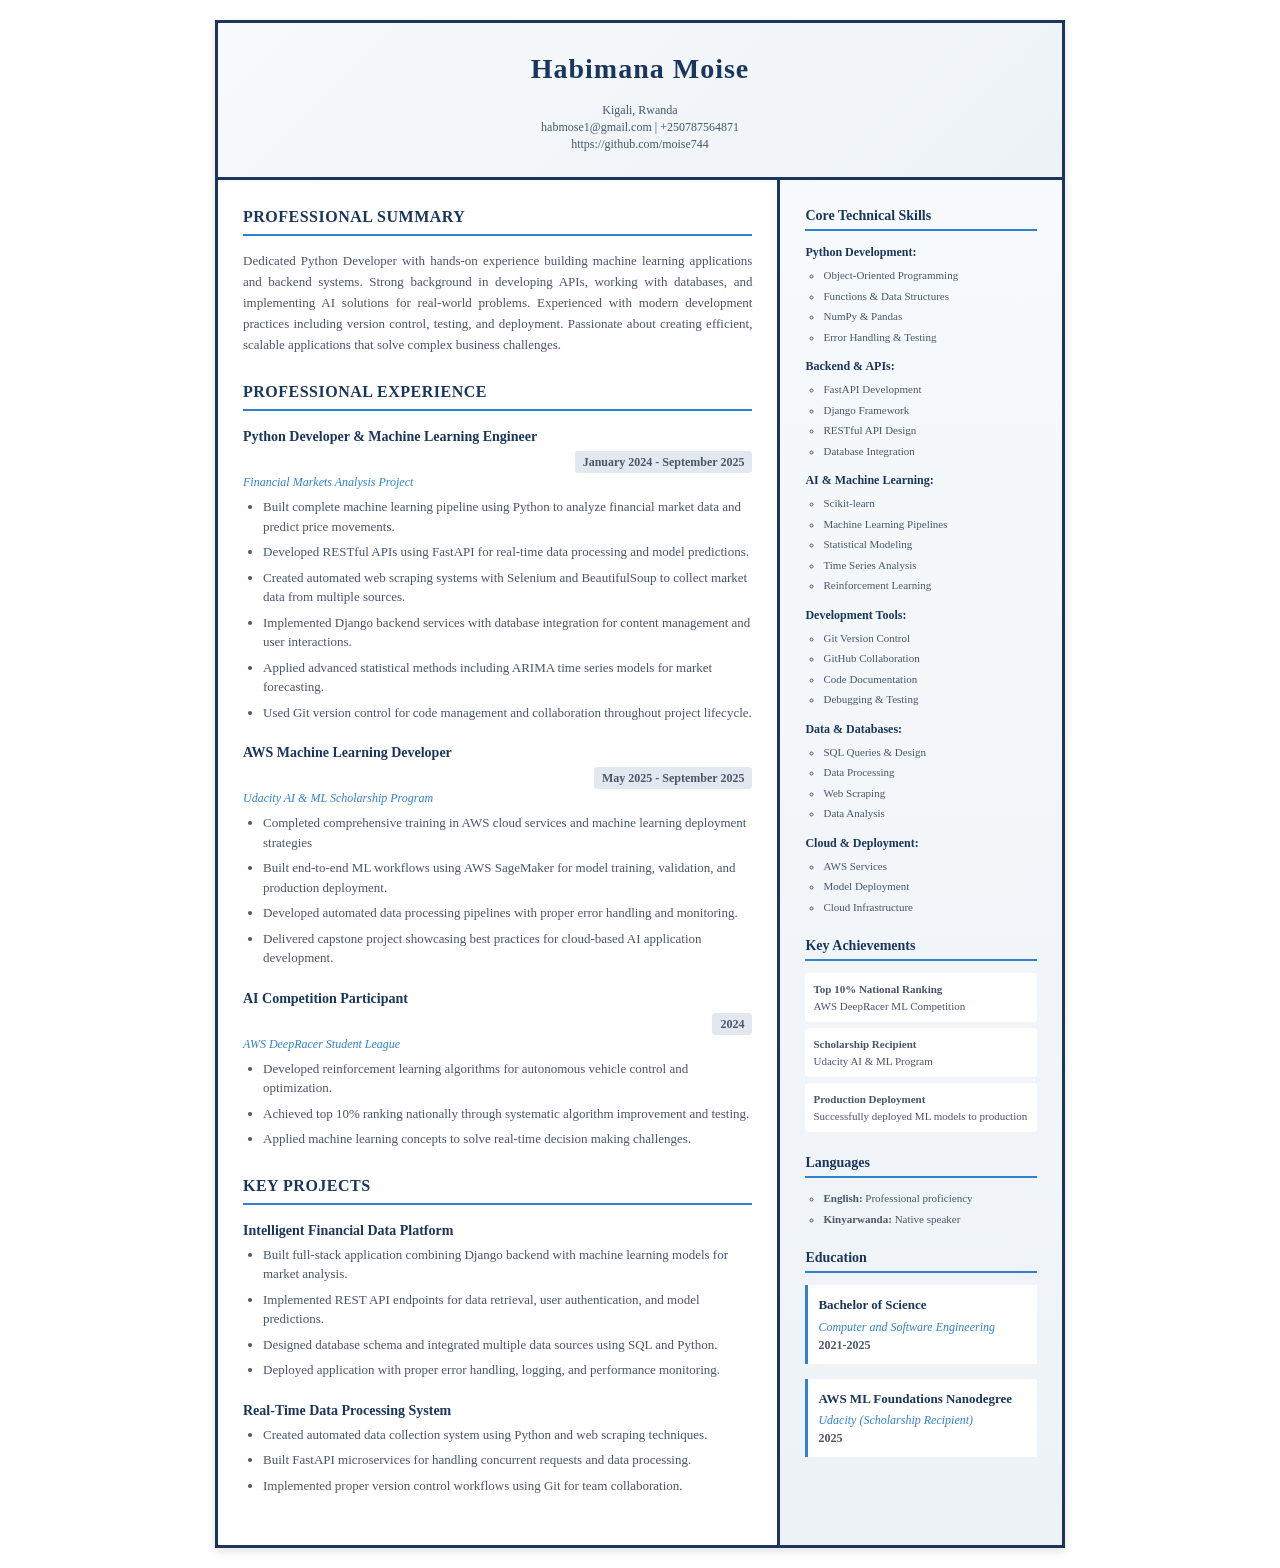
<file: resume.html>
<!DOCTYPE html>
<html lang="en">
<head>
    <meta charset="UTF-8">
    <meta name="viewport" content="width=device-width, initial-scale=1.0">
    <title>Habimana Moise - Resume</title>
    <style>
        * {
            margin: 0;
            padding: 0;
            box-sizing: border-box;
        }
        
        body {
            font-family: 'Georgia', 'Times New Roman', serif;
            font-size: 13px;
            line-height: 1.5;
            color: #2c2c2c;
            background: white;
            padding: 20px;
        }
        
        .container {
            max-width: 850px;
            margin: 0 auto;
            background: white;
            border: 3px solid #1a365d;
            box-shadow: 0 4px 8px rgba(0,0,0,0.1);
        }
        
        .header {
            text-align: center;
            padding: 25px;
            border-bottom: 3px solid #1a365d;
            background: linear-gradient(135deg, #f7fafc 0%, #edf2f7 100%);
        }
        
        .name {
            font-size: 28px;
            font-weight: bold;
            margin-bottom: 12px;
            color: #1a365d;
            letter-spacing: 1px;
        }
        
        .contact-info {
            font-size: 12px;
            line-height: 1.4;
            color: #4a5568;
        }
        
        .main-content {
            display: flex;
            min-height: 700px;
        }
        
        .left-column {
            flex: 2.2;
            padding: 25px;
            border-right: 3px solid #1a365d;
        }
        
        .right-column {
            flex: 1;
            padding: 25px;
            background: linear-gradient(180deg, #f7fafc 0%, #edf2f7 100%);
        }
        
        .section {
            margin-bottom: 25px;
        }
        
        .section-title {
            font-size: 16px;
            font-weight: bold;
            color: #1a365d;
            margin-bottom: 15px;
            border-bottom: 2px solid #3182ce;
            padding-bottom: 5px;
            text-transform: uppercase;
            letter-spacing: 0.5px;
        }
        
        .job-header {
            margin-bottom: 8px;
        }
        
        .job-title {
            font-weight: bold;
            color: #1a365d;
            font-size: 14px;
            margin-bottom: 4px;
        }
        
        .company {
            font-style: italic;
            color: #3182ce;
            font-size: 12px;
            margin-bottom: 6px;
        }
        
        .date {
            float: right;
            font-weight: bold;
            color: #4a5568;
            font-size: 12px;
            background: #e2e8f0;
            padding: 2px 8px;
            border-radius: 3px;
        }
        
        .job-details {
            margin-left: 20px;
            margin-bottom: 20px;
        }
        
        .job-details li {
            margin-bottom: 6px;
            list-style-type: disc;
            color: #4a5568;
        }
        
        .education-item {
            margin-bottom: 15px;
            padding: 10px;
            background: white;
            border-left: 3px solid #3182ce;
        }
        
        .degree {
            font-weight: bold;
            font-size: 13px;
            color: #1a365d;
            margin-bottom: 3px;
        }
        
        .school {
            font-style: italic;
            color: #3182ce;
            font-size: 12px;
        }
        
        .right-section {
            margin-bottom: 20px;
        }
        
        .right-section-title {
            font-size: 14px;
            font-weight: bold;
            color: #1a365d;
            margin-bottom: 12px;
            border-bottom: 2px solid #3182ce;
            padding-bottom: 3px;
        }
        
        .skill-category {
            font-weight: bold;
            color: #1a365d;
            font-size: 12px;
            margin-top: 12px;
            margin-bottom: 6px;
        }
        
        .skill-list {
            margin-left: 18px;
            font-size: 11px;
        }
        
        .skill-list li {
            margin-bottom: 4px;
            list-style-type: circle;
            color: #4a5568;
        }
        
        .profile-text {
            text-align: justify;
            font-size: 13px;
            line-height: 1.6;
            color: #4a5568;
        }
        
        .achievement-item {
            background: white;
            padding: 8px;
            margin-bottom: 6px;
            border-radius: 4px;
            font-size: 11px;
            color: #4a5568;
        }
        
        .clearfix::after {
            content: "";
            display: table;
            clear: both;
        }
        
        .highlight {
            color: #3182ce;
            font-weight: 600;
        }
    </style>
</head>
<body>
    <div class="container">
        <div class="header">
            <div class="name">Habimana Moise</div>
            <div class="contact-info">
                Kigali, Rwanda<br>
                habmose1@gmail.com | +250787564871<br>
                https://github.com/moise744
            </div>
        </div>
        
        <div class="main-content">
            <div class="left-column">
                <div class="section">
                    <div class="section-title">Professional Summary</div>
                    <div class="profile-text">
                        Dedicated Python Developer with hands-on experience building machine learning applications and backend systems. Strong background in developing APIs, working with databases, and implementing AI solutions for real-world problems. Experienced with modern development practices including version control, testing, and deployment. Passionate about creating efficient, scalable applications that solve complex business challenges.
                    </div>
                </div>
                
                <div class="section">
                    <div class="section-title">Professional Experience</div>
                    
                    <div class="clearfix">
                        <div class="job-title">Python Developer & Machine Learning Engineer</div>
                        <div class="date">January 2024 - September 2025</div>
                    </div>
                    <div class="company">Financial Markets Analysis Project</div>
                    <ul class="job-details">
                        <li>Built complete machine learning pipeline using Python to analyze financial market data and predict price movements.</li>
                        <li>Developed RESTful APIs using FastAPI for real-time data processing and model predictions.</li>
                        <li>Created automated web scraping systems with Selenium and BeautifulSoup to collect market data from multiple sources.</li>
                        <li>Implemented Django backend services with database integration for content management and user interactions.</li>
                        <li>Applied advanced statistical methods including ARIMA time series models for market forecasting.</li>
                        <li>Used Git version control for code management and collaboration throughout project lifecycle.</li>
                    </ul>
                    
                    <div class="clearfix">
                        <div class="job-title">AWS Machine Learning Developer</div>
                        <div class="date">May 2025 - September 2025</div>
                    </div>
                    <div class="company">Udacity AI & ML Scholarship Program</div>
                    <ul class="job-details">
                        <li>Completed comprehensive training in AWS cloud services and machine learning deployment strategies</li>
                        <li>Built end-to-end ML workflows using AWS SageMaker for model training, validation, and production deployment.</li>
                        <li>Developed automated data processing pipelines with proper error handling and monitoring.</li>
                        <li>Delivered capstone project showcasing best practices for cloud-based AI application development.</li>
                    </ul>
                    
                    <div class="clearfix">
                        <div class="job-title">AI Competition Participant</div>
                        <div class="date">2024</div>
                    </div>
                    <div class="company">AWS DeepRacer Student League</div>
                    <ul class="job-details">
                        <li>Developed reinforcement learning algorithms for autonomous vehicle control and optimization.</li>
                        <li>Achieved top 10% ranking nationally through systematic algorithm improvement and testing.</li>
                        <li>Applied machine learning concepts to solve real-time decision making challenges.</li>
                    </ul>
                </div>
                
                <div class="section">
                    <div class="section-title">Key Projects</div>
                    
                    <div class="job-title">Intelligent Financial Data Platform</div>
                    <ul class="job-details">
                        <li>Built full-stack application combining Django backend with machine learning models for market analysis.</li>
                        <li>Implemented REST API endpoints for data retrieval, user authentication, and model predictions.</li>
                        <li>Designed database schema and integrated multiple data sources using SQL and Python.</li>
                        <li>Deployed application with proper error handling, logging, and performance monitoring.</li>
                    </ul>
                    
                    <div class="job-title">Real-Time Data Processing System</div>
                    <ul class="job-details">
                        <li>Created automated data collection system using Python and web scraping techniques.</li>
                        <li>Built FastAPI microservices for handling concurrent requests and data processing.</li>
                        <li>Implemented proper version control workflows using Git for team collaboration.</li>
                    </ul>
                </div>
            </div>
            
            <div class="right-column">
                <div class="right-section">
                    <div class="right-section-title">Core Technical Skills</div>
                    
                    <div class="skill-category">Python Development:</div>
                    <ul class="skill-list">
                        <li>Object-Oriented Programming</li>
                        <li>Functions & Data Structures</li>
                        <li>NumPy & Pandas</li>
                        <li>Error Handling & Testing</li>
                    </ul>
                    
                    <div class="skill-category">Backend & APIs:</div>
                    <ul class="skill-list">
                        <li>FastAPI Development</li>
                        <li>Django Framework</li>
                        <li>RESTful API Design</li>
                        <li>Database Integration</li>
                    </ul>
                    
                    <div class="skill-category">AI & Machine Learning:</div>
                    <ul class="skill-list">
                        <li>Scikit-learn</li>
                        <li>Machine Learning Pipelines</li>
                        <li>Statistical Modeling</li>
                        <li>Time Series Analysis</li>
                        <li>Reinforcement Learning</li>
                    </ul>
                    
                    <div class="skill-category">Development Tools:</div>
                    <ul class="skill-list">
                        <li>Git Version Control</li>
                        <li>GitHub Collaboration</li>
                        <li>Code Documentation</li>
                        <li>Debugging & Testing</li>
                    </ul>
                    
                    <div class="skill-category">Data & Databases:</div>
                    <ul class="skill-list">
                        <li>SQL Queries & Design</li>
                        <li>Data Processing</li>
                        <li>Web Scraping</li>
                        <li>Data Analysis</li>
                    </ul>
                    
                    <div class="skill-category">Cloud & Deployment:</div>
                    <ul class="skill-list">
                        <li>AWS Services</li>
                        <li>Model Deployment</li>
                        <li>Cloud Infrastructure</li>
                    </ul>
                </div>
                
                <div class="right-section">
                    <div class="right-section-title">Key Achievements</div>
                    <div class="achievement-item">
                        <strong>Top 10% National Ranking</strong><br>
                        AWS DeepRacer ML Competition
                    </div>
                    <div class="achievement-item">
                        <strong>Scholarship Recipient</strong><br>
                        Udacity AI & ML Program
                    </div>
                    <div class="achievement-item">
                        <strong>Production Deployment</strong><br>
                        Successfully deployed ML models to production
                    </div>
                 
                </div>
                
                <div class="right-section">
                    <div class="right-section-title">Languages</div>
                    <ul class="skill-list">
                        <li><strong>English:</strong> Professional proficiency</li>
                       
                        <li><strong>Kinyarwanda:</strong> Native speaker</li>
                    </ul>
                </div>
                
                <div class="right-section">
                    <div class="right-section-title">Education</div>
                    
                    <div class="education-item">
                        <div class="degree">Bachelor of Science</div>
                        <div class="school">Computer and Software Engineering</div>
                        <div class="date" style="float: none; background: none; padding: 0;">2021-2025</div>
                    </div>
                    
                    <div class="education-item">
                        <div class="degree">AWS ML Foundations Nanodegree</div>
                        <div class="school">Udacity (Scholarship Recipient)</div>
                        <div class="date" style="float: none; background: none; padding: 0;">2025</div>
                    </div>
                </div>
            </div>
        </div>
    </div>
</body>
</html>
</file>
<file: assets/css/style.css>
:root {
  --bg-primary: #0a0e17;
  --bg-secondary: #111827;
  --bg-card: rgba(17, 24, 39, 0.75);
  --bg-card-hover: rgba(30, 41, 59, 0.85);
  --border-subtle: rgba(255, 255, 255, 0.08);
  --border-accent: rgba(56, 189, 248, 0.3);
  --text-primary: #f8fafc;
  --text-secondary: #94a3b8;
  --text-muted: #64748b;
  --accent-cyan: #38bdf8;
  --accent-emerald: #10b981;
  --accent-amber: #f59e0b;
  --accent-indigo: #6366f1;
  --accent-rose: #f43f5e;
  --gradient-cv: linear-gradient(135deg, #38bdf8 0%, #6366f1 50%, #10b981 100%);
  --font-sans: 'Inter', -apple-system, BlinkMacSystemFont, "Segoe UI", Roboto, sans-serif;
  --font-mono: 'JetBrains Mono', 'Fira Code', monospace;
  --radius-sm: 6px;
  --radius-md: 12px;
  --radius-lg: 18px;
  --shadow-glow: 0 0 25px rgba(56, 189, 248, 0.15);
  --transition: all 0.25s cubic-bezier(0.16, 1, 0.3, 1);
}

*, *::before, *::after {
  box-sizing: border-box;
  margin: 0;
  padding: 0;
}

html {
  scroll-behavior: smooth;
  font-family: var(--font-sans);
  background-color: var(--bg-primary);
  color: var(--text-primary);
  line-height: 1.6;
}

body {
  overflow-x: hidden;
  background-image: 
    radial-gradient(circle at 15% 20%, rgba(56, 189, 248, 0.05) 0%, transparent 40%),
    radial-gradient(circle at 85% 60%, rgba(99, 102, 241, 0.05) 0%, transparent 40%),
    radial-gradient(circle at 50% 90%, rgba(16, 185, 129, 0.04) 0%, transparent 50%);
  background-attachment: fixed;
}

a {
  color: var(--accent-cyan);
  text-decoration: none;
  transition: var(--transition);
}

a:hover {
  color: #7dd3fc;
}

/* ──────────────── Navigation ──────────────── */
.navbar {
  position: fixed;
  top: 0;
  left: 0;
  width: 100%;
  z-index: 100;
  padding: 1.25rem 2rem;
  backdrop-filter: blur(16px);
  -webkit-backdrop-filter: blur(16px);
  background: rgba(10, 14, 23, 0.8);
  border-bottom: 1px solid var(--border-subtle);
  display: flex;
  justify-content: space-between;
  align-items: center;
}

.nav-brand {
  display: flex;
  align-items: center;
  gap: 0.75rem;
  font-weight: 700;
  font-size: 1.15rem;
  color: var(--text-primary);
}

.brand-badge {
  font-family: var(--font-mono);
  font-size: 0.75rem;
  padding: 0.2rem 0.5rem;
  border-radius: var(--radius-sm);
  background: rgba(56, 189, 248, 0.15);
  color: var(--accent-cyan);
  border: 1px solid rgba(56, 189, 248, 0.3);
}

.nav-links {
  display: flex;
  align-items: center;
  gap: 1.75rem;
  list-style: none;
}

.nav-links a {
  color: var(--text-secondary);
  font-size: 0.925rem;
  font-weight: 500;
}

.nav-links a:hover {
  color: var(--text-primary);
}

.nav-cta {
  padding: 0.5rem 1rem;
  border-radius: var(--radius-sm);
  background: rgba(56, 189, 248, 0.12);
  border: 1px solid var(--border-accent);
  color: var(--accent-cyan) !important;
  font-weight: 600;
  font-size: 0.85rem;
}

.nav-cta:hover {
  background: var(--accent-cyan);
  color: var(--bg-primary) !important;
}

/* ──────────────── Hero Section ──────────────── */
.hero {
  min-height: 100vh;
  padding: 8rem 2rem 4rem;
  max-width: 1200px;
  margin: 0 auto;
  display: flex;
  flex-direction: column;
  justify-content: center;
}

.hero-tagline {
  display: inline-flex;
  align-items: center;
  gap: 0.5rem;
  font-family: var(--font-mono);
  font-size: 0.85rem;
  color: var(--accent-emerald);
  background: rgba(16, 185, 129, 0.1);
  border: 1px solid rgba(16, 185, 129, 0.25);
  padding: 0.35rem 0.85rem;
  border-radius: 9999px;
  width: fit-content;
  margin-bottom: 1.5rem;
}

.status-dot {
  width: 8px;
  height: 8px;
  background-color: var(--accent-emerald);
  border-radius: 50%;
  animation: pulse 2s infinite;
}

@keyframes pulse {
  0% { transform: scale(0.95); box-shadow: 0 0 0 0 rgba(16, 185, 129, 0.7); }
  70% { transform: scale(1); box-shadow: 0 0 0 8px rgba(16, 185, 129, 0); }
  100% { transform: scale(0.95); box-shadow: 0 0 0 0 rgba(16, 185, 129, 0); }
}

.hero h1 {
  font-size: clamp(2.5rem, 5vw, 4.25rem);
  font-weight: 800;
  line-height: 1.15;
  margin-bottom: 1.25rem;
  letter-spacing: -0.02em;
}

.gradient-text {
  background: var(--gradient-cv);
  -webkit-background-clip: text;
  -webkit-text-fill-color: transparent;
}

.hero-subtitle {
  font-size: 1.25rem;
  color: var(--text-secondary);
  max-width: 780px;
  margin-bottom: 2rem;
  line-height: 1.7;
}

.hero-metrics {
  display: grid;
  grid-template-columns: repeat(auto-fit, minmax(180px, 1fr));
  gap: 1.25rem;
  margin-top: 2.5rem;
  margin-bottom: 3rem;
}

.metric-card {
  background: var(--bg-card);
  border: 1px solid var(--border-subtle);
  border-radius: var(--radius-md);
  padding: 1.25rem;
  transition: var(--transition);
}

.metric-card:hover {
  border-color: var(--border-accent);
  transform: translateY(-2px);
}

.metric-value {
  font-family: var(--font-mono);
  font-size: 1.85rem;
  font-weight: 700;
  color: var(--accent-cyan);
  margin-bottom: 0.25rem;
}

.metric-label {
  font-size: 0.85rem;
  color: var(--text-secondary);
}

.hero-actions {
  display: flex;
  flex-wrap: wrap;
  gap: 1rem;
}

.btn-primary {
  display: inline-flex;
  align-items: center;
  gap: 0.5rem;
  padding: 0.85rem 1.6rem;
  background: var(--accent-cyan);
  color: var(--bg-primary);
  border-radius: var(--radius-sm);
  font-weight: 600;
  font-size: 0.95rem;
  box-shadow: 0 0 20px rgba(56, 189, 248, 0.25);
}

.btn-primary:hover {
  background: #7dd3fc;
  color: var(--bg-primary);
  transform: translateY(-2px);
}

.btn-secondary {
  display: inline-flex;
  align-items: center;
  gap: 0.5rem;
  padding: 0.85rem 1.6rem;
  background: rgba(255, 255, 255, 0.05);
  border: 1px solid var(--border-subtle);
  color: var(--text-primary);
  border-radius: var(--radius-sm);
  font-weight: 600;
  font-size: 0.95rem;
}

.btn-secondary:hover {
  background: rgba(255, 255, 255, 0.1);
  border-color: rgba(255, 255, 255, 0.2);
  color: var(--text-primary);
}

/* ──────────────── Section Common ──────────────── */
.section {
  padding: 6rem 2rem;
  max-width: 1200px;
  margin: 0 auto;
}

.section-header {
  margin-bottom: 3.5rem;
}

.section-tag {
  font-family: var(--font-mono);
  font-size: 0.85rem;
  color: var(--accent-cyan);
  text-transform: uppercase;
  letter-spacing: 0.1em;
  margin-bottom: 0.5rem;
}

.section-title {
  font-size: clamp(2rem, 3.5vw, 2.75rem);
  font-weight: 700;
  letter-spacing: -0.01em;
  margin-bottom: 1rem;
}

.section-desc {
  font-size: 1.1rem;
  color: var(--text-secondary);
  max-width: 680px;
}

/* ──────────────── Projects Grid ──────────────── */
.projects-grid {
  display: grid;
  grid-template-columns: 1fr;
  gap: 2.5rem;
}

.project-card {
  background: var(--bg-card);
  border: 1px solid var(--border-subtle);
  border-radius: var(--radius-lg);
  overflow: hidden;
  transition: var(--transition);
  display: grid;
  grid-template-columns: 1.2fr 1fr;
}

@media (max-width: 900px) {
  .project-card {
    grid-template-columns: 1fr;
  }
}

.project-card:hover {
  border-color: var(--border-accent);
  box-shadow: var(--shadow-glow);
  transform: translateY(-3px);
}

.project-content {
  padding: 2.25rem;
  display: flex;
  flex-direction: column;
  justify-content: space-between;
}

.project-badge-row {
  display: flex;
  flex-wrap: wrap;
  gap: 0.5rem;
  margin-bottom: 1rem;
}

.badge {
  font-family: var(--font-mono);
  font-size: 0.725rem;
  padding: 0.25rem 0.6rem;
  border-radius: var(--radius-sm);
  background: rgba(255, 255, 255, 0.05);
  border: 1px solid var(--border-subtle);
  color: var(--text-secondary);
}

.badge.primary {
  background: rgba(56, 189, 248, 0.12);
  border-color: rgba(56, 189, 248, 0.3);
  color: var(--accent-cyan);
}

.project-title {
  font-size: 1.6rem;
  font-weight: 700;
  margin-bottom: 0.75rem;
  color: var(--text-primary);
}

.project-tagline {
  color: var(--accent-cyan);
  font-size: 0.95rem;
  font-weight: 600;
  margin-bottom: 1rem;
}

.project-desc {
  color: var(--text-secondary);
  font-size: 0.95rem;
  line-height: 1.65;
  margin-bottom: 1.5rem;
}

.project-highlights {
  list-style: none;
  margin-bottom: 1.75rem;
  display: flex;
  flex-direction: column;
  gap: 0.5rem;
}

.project-highlights li {
  font-size: 0.88rem;
  color: var(--text-secondary);
  display: flex;
  align-items: flex-start;
  gap: 0.5rem;
}

.project-highlights li::before {
  content: "▹";
  color: var(--accent-emerald);
  font-weight: bold;
}

.project-footer {
  display: flex;
  justify-content: space-between;
  align-items: center;
  border-top: 1px solid var(--border-subtle);
  padding-top: 1.25rem;
  margin-top: auto;
}

.project-links {
  display: flex;
  gap: 1rem;
}

.project-link {
  font-family: var(--font-mono);
  font-size: 0.825rem;
  font-weight: 600;
  display: inline-flex;
  align-items: center;
  gap: 0.35rem;
}

/* Interactive Interactive Tech Preview inside cards */
.project-preview {
  background: #0d131f;
  border-left: 1px solid var(--border-subtle);
  padding: 2rem;
  display: flex;
  flex-direction: column;
  justify-content: center;
  position: relative;
  overflow: hidden;
}

@media (max-width: 900px) {
  .project-preview {
    border-left: none;
    border-top: 1px solid var(--border-subtle);
    padding: 1.5rem;
  }
}

.hud-panel {
  background: rgba(15, 23, 42, 0.9);
  border: 1px solid rgba(56, 189, 248, 0.2);
  border-radius: var(--radius-md);
  padding: 1.25rem;
  font-family: var(--font-mono);
  font-size: 0.8rem;
}

.hud-header {
  display: flex;
  justify-content: space-between;
  border-bottom: 1px solid rgba(255, 255, 255, 0.08);
  padding-bottom: 0.6rem;
  margin-bottom: 0.85rem;
  color: var(--accent-cyan);
  font-size: 0.75rem;
}

.hud-row {
  display: flex;
  justify-content: space-between;
  padding: 0.35rem 0;
  color: var(--text-secondary);
}

.hud-row span:last-child {
  color: var(--text-primary);
  font-weight: 600;
}

.hud-tag-pass {
  color: var(--accent-emerald) !important;
}

/* ──────────────── Skills Matrix ──────────────── */
.skills-grid {
  display: grid;
  grid-template-columns: repeat(auto-fit, minmax(280px, 1fr));
  gap: 1.5rem;
}

.skill-card {
  background: var(--bg-card);
  border: 1px solid var(--border-subtle);
  border-radius: var(--radius-md);
  padding: 1.75rem;
  transition: var(--transition);
}

.skill-card:hover {
  border-color: var(--border-accent);
}

.skill-icon {
  font-size: 1.75rem;
  margin-bottom: 1rem;
}

.skill-card h3 {
  font-size: 1.2rem;
  margin-bottom: 0.75rem;
}

.skill-list {
  display: flex;
  flex-wrap: wrap;
  gap: 0.5rem;
}

.skill-tag {
  font-family: var(--font-mono);
  font-size: 0.775rem;
  padding: 0.3rem 0.65rem;
  border-radius: var(--radius-sm);
  background: rgba(255, 255, 255, 0.04);
  border: 1px solid var(--border-subtle);
  color: var(--text-secondary);
}

/* ──────────────── Experience / Annotation ──────────────── */
.timeline {
  display: flex;
  flex-direction: column;
  gap: 2rem;
  position: relative;
  padding-left: 1.5rem;
  border-left: 2px solid var(--border-subtle);
}

.timeline-item {
  position: relative;
}

.timeline-dot {
  position: absolute;
  left: -1.95rem;
  top: 0.25rem;
  width: 12px;
  height: 12px;
  border-radius: 50%;
  background: var(--accent-cyan);
  border: 3px solid var(--bg-primary);
}

.timeline-role {
  font-size: 1.25rem;
  font-weight: 700;
  color: var(--text-primary);
}

.timeline-company {
  color: var(--accent-cyan);
  font-size: 0.95rem;
  font-weight: 600;
  margin-bottom: 0.5rem;
}

.timeline-desc {
  color: var(--text-secondary);
  font-size: 0.95rem;
  line-height: 1.65;
  margin-bottom: 1rem;
}

/* ──────────────── Contact Footer ──────────────── */
.footer {
  border-top: 1px solid var(--border-subtle);
  background: #070a10;
  padding: 5rem 2rem 3rem;
}

.footer-container {
  max-width: 1200px;
  margin: 0 auto;
  display: flex;
  flex-direction: column;
  align-items: center;
  text-align: center;
}

.footer h2 {
  font-size: 2.25rem;
  font-weight: 700;
  margin-bottom: 1rem;
}

.footer p {
  color: var(--text-secondary);
  max-width: 600px;
  margin-bottom: 2rem;
  font-size: 1.1rem;
}

.footer-socials {
  display: flex;
  gap: 1.5rem;
  margin-bottom: 3rem;
}

.footer-social-link {
  font-family: var(--font-mono);
  font-size: 0.9rem;
  padding: 0.65rem 1.25rem;
  border-radius: var(--radius-sm);
  border: 1px solid var(--border-subtle);
  color: var(--text-primary);
  background: rgba(255, 255, 255, 0.03);
}

.footer-social-link:hover {
  border-color: var(--accent-cyan);
  color: var(--accent-cyan);
}

.footer-copy {
  font-size: 0.85rem;
  color: var(--text-muted);
}
</file>
